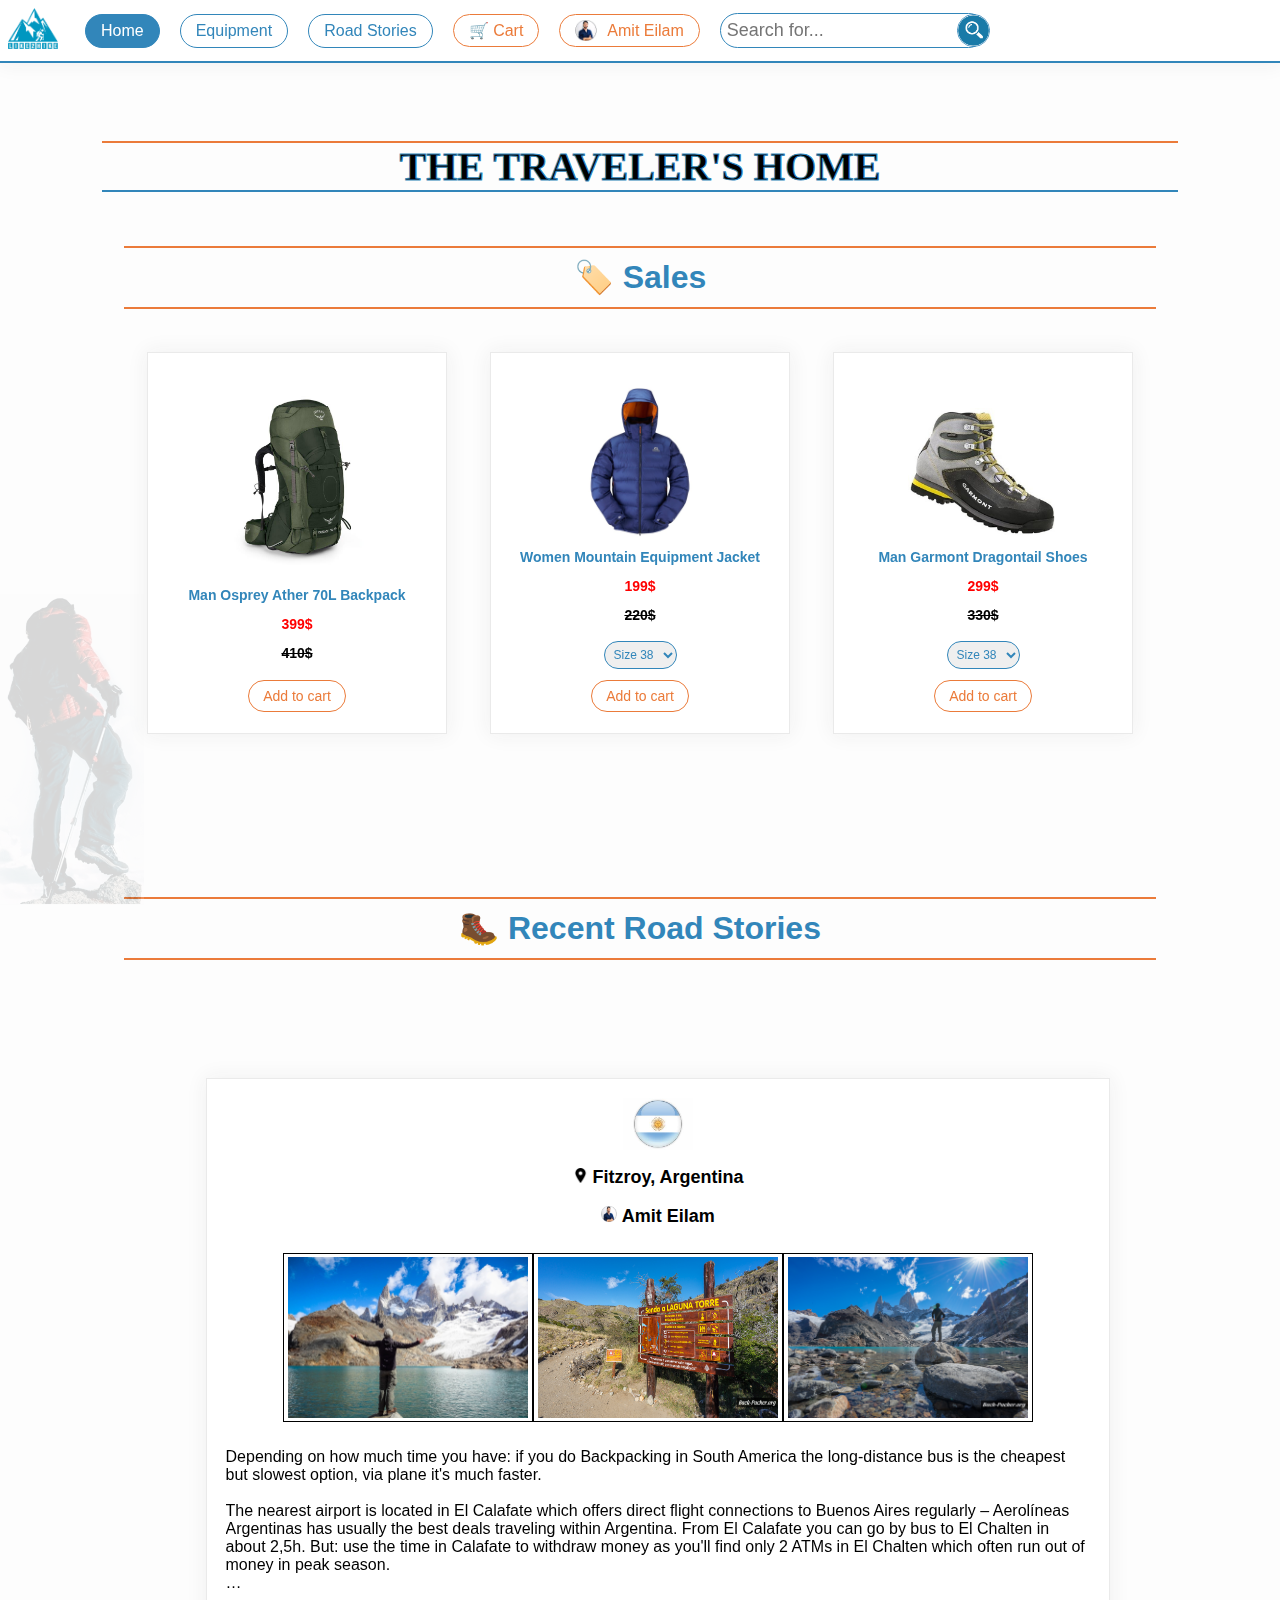
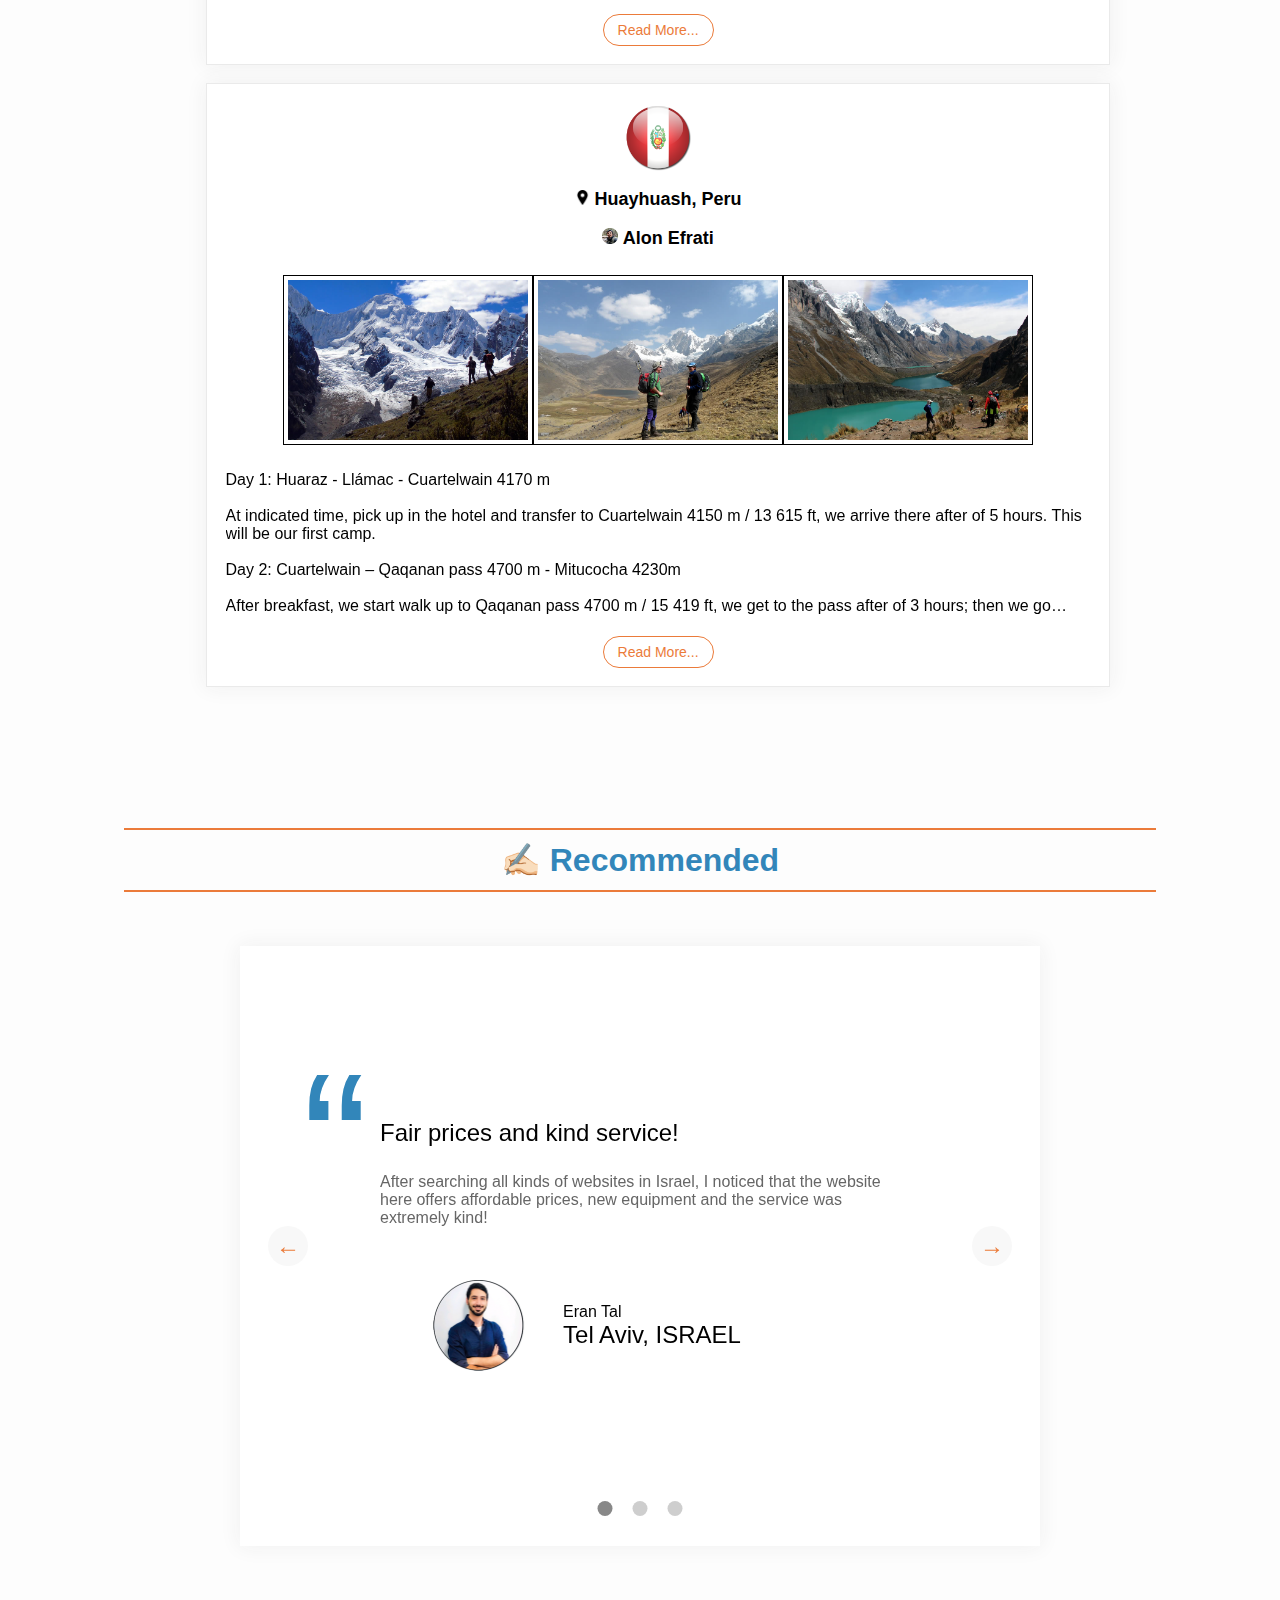
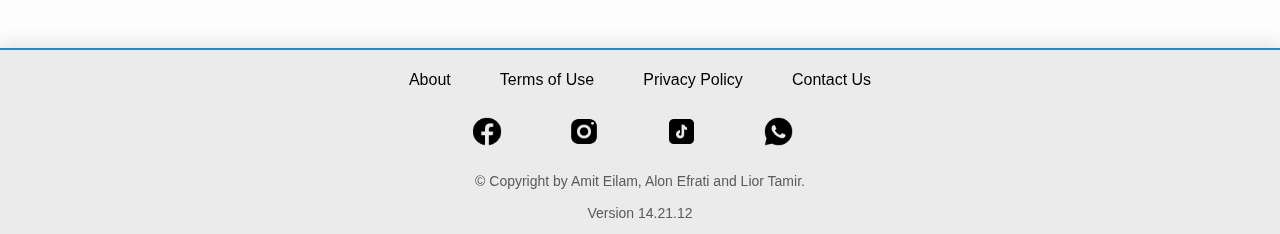
<file: index.html>
<!DOCTYPE html>
<html lang="en">
  <head>
    <meta charset="UTF-8" />
    <meta http-equiv="X-UA-Compatible" content="IE=edge" />
    <meta name="viewport" content="width=device-width, initial-scale=1.0" />
    <link rel="shortcut icon" type="img/png" href="img/Like2Hike-1T.png" />
    <link rel="stylesheet" href="css/default.css" />
    <link rel="stylesheet" href="css/header.css" />
    <link rel="stylesheet" href="css/sales_and_road_stories.css" />
    <link rel="stylesheet" href="css/slider.css" />
    <link rel="stylesheet" href="css/equipment.css" />
    <link rel="stylesheet" href="css/modal.css" />
    <link rel="stylesheet" href="css/footer.css" />
    <link rel="stylesheet" href="css/responsive.css" />

    <title>Like2Hike</title>
  </head>
  <body>
    <header>
      <nav class="navbar">
        <div class="logo">
          <img class="img img-logo" src="img/Like2Hike-1T.png" alt="logo" />
        </div>
        <div class="logo-hamburger">
          <img class="hamburger" src="img/Hamburger_icon.png" alt="logo" />
        </div>
        <ul class="nav-ul">
          <li class="nav-li">
            <a class="nav-a nav-home active" href="index.html">Home</a>
          </li>
          <li class="nav-li">
            <a class="nav-a nav-equipment" href="includes/equipment.html"
              >Equipment</a
            >
          </li>
          <li class="nav-li">
            <a class="nav-a nav-road_stories" href="includes/road_stories.html"
              >Road Stories</a
            >
          </li>
        </ul>
        <ul class="nav-ul-user">
          <li class="nav-li-user tooltip-popup">
            <a class="nav-a-user cart" href="#">🛒 Cart</a>
            <span class="tooltiptext-popup">Added to cart!</span>
          </li>
          <li class="nav-li-user">
            <a class="nav-a-user user" href="includes/profile.html"
              ><img class="user-img" src="img/user.png" />Amit Eilam</a
            >
          </li>
        </ul>
        <form class="search tooltip">
          <input type="text" placeholder="Search for..." />
          <img class="search-img" src="img/search.png" alt="search" />
          <span class="tooltiptext">לא מומש</span>
        </form>
      </nav>
    </header>
    <main>
      <section class="sales">
        <h1 class="main-title">The traveler's home</h1>
        <h1 class="sales-title">🏷️ Sales</h1>
        <div class="sales-items">
          <div class="sales-item">
            <img src="img/backpack1.jpeg" alt="backpack1" />
            <h2 class="sales-item-title">Man Osprey Ather 70L Backpack</h2>
            <h3 class="sales-item-price">
              399$
              <h3 class="sales-item-price-high">410$</h3>
            </h3>
            <button class="add-To">Add to cart</button>
          </div>
          <div class="sales-item">
            <img src="img/jacket2.jpeg" alt="jacket2" />
            <h2 class="sales-item-title">Women Mountain Equipment Jacket</h2>
            <h3 class="sales-item-price">
              199$
              <h3 class="sales-item-price-high">220$</h3>
            </h3>
            <select class="size-choose">
              <option>Size 38</option>
              <option>Size 39</option>
              <option>Size 40</option>
              <option>Size 41</option>
              <option>Size 42</option>
              <option>Size 43</option>
              <option>Size 44</option>
            </select>
            <button class="add-To">Add to cart</button>
          </div>
          <div class="sales-item">
            <img src="img/shoes1.jpeg" alt="shoes1" />
            <h2 class="sales-item-title">Man Garmont Dragontail Shoes</h2>
            <h3 class="sales-item-price">
              299$
              <h3 class="sales-item-price-high">330$</h3>
            </h3>
            <select class="size-choose">
              <option>Size 38</option>
              <option>Size 39</option>
              <option>Size 40</option>
              <option>Size 41</option>
              <option>Size 42</option>
              <option>Size 43</option>
              <option>Size 44</option>
            </select>
            <button class="add-To">Add to cart</button>
          </div>
        </div>
      </section>

      <section class="road_stories">
        <h1 class="road_stories-title">🥾 Recent Road Stories</h1>
        <section class="road_stories-items">
          <div class="road_stories-item">
            <img class="flag-img" src="img/argentina.jpeg" alt="argentina" />
            <h2 class="road_stories-item-title">
              <img class="location-img" src="img/location.png" /> Fitzroy,
              Argentina
            </h2>
            <h6 class="road_stories-item-autor">
              <img class="author-img" src="img/user.png" /> Amit Eilam
            </h6>
            <div class="road_stories-imgs">
              <img
                class="road_stories-img"
                src="img/fitz1.jpeg"
                alt="fitz-roy"
              />
              <img
                class="road_stories-img"
                src="img/fitz2.jpeg"
                alt="fitz-roy"
              />
              <img
                class="road_stories-img"
                src="img/fitz3.jpeg"
                alt="fitz-roy"
              />
            </div>
            <p class="road_stories-p road_stories-p1">
              Depending on how much time you have: if you do Backpacking in
              South America the long-distance bus is the cheapest but slowest
              option, via plane it's much faster.<br /><br />
              The nearest airport is located in El Calafate which offers direct
              flight connections to Buenos Aires regularly – Aerolíneas
              Argentinas has usually the best deals traveling within Argentina.
              From El Calafate you can go by bus to El Chalten in about 2,5h.
              But: use the time in Calafate to withdraw money as you'll find
              only 2 ATMs in El Chalten which often run out of money in peak
              season.<br /><br />
              The best time for trekking in El Chalten is in summer – the season
              starts in October and lasts until April. Before and after the
              season most hostels/hotels and restaurants are closed.<br /><br />
              You should definitely stay in the relaxed village of El Chaltén
              rather than the busy and more touristy El Calafate. Though the
              Internet connection is bad and most Hostels don't offer breakfast
              it is much more enjoyable and you're right at the starting point
              for all treks.<br /><br />
              I stayed at the Hostel Aylen Aike on my first visit and highly
              recommend it for budget travelers as the owner is awesome and
              loves helping you out in planning and organizing your treks or
              even climbs – the hostel offers small and big dorms and is nicely
              located.<br /><br />
              During my last visit I stayed at Lo de Guille, a family run B&B
              (one of the few places in El Chaltén which offers a basic
              breakfast). Very friendly staff & affordable prices, comes with a
              locked storage room (to use when you are trekking) and a kitchen
              for everyone to use.<br /><br />
              In case the Aylen Aike or Lo de Guille is booked out for your
              dates make sure to check out the other Hostels listed on
              Hostelworld or have a look at the El Chaltén overview page on
              Booking for other options such as B&B's and Hotels. I highly
              recommend booking in advance as spaces fill up quickly during the
              hiking season!<br /><br />
              This is an easy day hike where you don't have to be an experience
              hiker – take some sunscreen, water and food. After around 3h
              you'll be at the Laguna Torre.<br /><br />
              The starting point is located south-west of El Chalten next to the
              river Rio Fitz Roy. The trail is well marked and ascends smoothly
              from El Chaltén.<br /><br />
              After around 1h you'll arrive at the viewpoint “Mirador Torre”
              form where you are able to see the towers for the first time.
              Follow the trail downhill and through flat terrain following the
              signs “Laguna Torre” until you arrive at the lagoon.<br /><br />
              You made it – enjoy the view! From here you have 2 possibilities
              to get closer to the glacier: left across the gravel or right to
              the viewpoint “Mirador Meastri”.<br /><br />
              The most beautiful trail gets you close to the Monte Fitz Roy, the
              destination is called “Laguna de los Tres”. You should start at
              dawn in El Chalten to avoid the day tourists from Calafate. Be
              prepared as the trail is pretty tough at the end!<br /><br />
              The starting point can be found in the north-west of El Chalten
              and is hard to miss (big signs). From there the only way is up,
              after 1h you reach the viewpoint “Mirador Fitz Roy” (left hand
              side). Continue after a little break and follow the signs to the
              Camp “Poincenot”.<br /><br />
              After a flat section you'll arrive at the camp which you have to
              cross – then you cross some small rivers and get to the final and
              steepest part (use the chance to fill your water bottle at the
              river). Follow the steep trail over huge rocks up to the
              lagoon.<br /><br />
              Isn't it beautiful up here? Enjoy the view and use the chance to
              go to the small hill left hand side of the “Laguna de los Tres” to
              see another lagoon: the “Laguna Sucia”!<br /><br />
              Due to the well marked hiking trails you can easily connect both
              treks to a multi-day itinerary with camping.<br /><br />
              Day 1: Follow the instruction in 4) and leave your equipment at
              the Camp Poincenot before heading up to Laguna de los Tres, enjoy
              your day up there and spend the night at the camp.<br /><br />
              Day 2: Take it easy in the morning and head in the direction of El
              Chalten, shortly afterwards you'll get to a junction which you
              have to follow right to “Laguna Torre”. The distance to Laguna
              Torre is about 7km, easy doable in around 2h – the trail leads you
              through flat terrain passing Laguna Madre, Laguna Hija and Laguna
              Nieta. At the next big junction you keep right and arrive at
              Laguna Torre at lunch.<br /><br />
              If you want you can extend for a 3rd day by camping at the nearby
              Camp “De Agostini” – or you head back to El Chalten (3h).
            </p>
            <button class="read-more read-more1">Read More...</button>
          </div>
          <div class="road_stories-item">
            <img class="flag-img" src="img/peru.png" alt="peru" />
            <h2 class="road_stories-item-title">
              <img class="location-img" src="img/location.png" /> Huayhuash,
              Peru
            </h2>
            <h6 class="road_stories-item-autor">
              <img class="author-img" src="img/user2.png" /> Alon Efrati
            </h6>
            <div class="road_stories-imgs">
              <img
                class="road_stories-img"
                src="img/Huayhuash1.jpeg"
                alt="Huayhuash"
              />
              <img
                class="road_stories-img"
                src="img/Huayhuash2.jpeg"
                alt="Huayhuash"
              />
              <img
                class="road_stories-img"
                src="img/Huayhuash3.jpeg"
                alt="Huayhuash"
              />
            </div>
            <p class="road_stories-p road_stories-p2">
              Day 1: Huaraz - Llámac - Cuartelwain 4170 m<br /><br />At
              indicated time, pick up in the hotel and transfer to Cuartelwain
              4150 m / 13 615 ft, we arrive there after of 5 hours. This will be
              our first camp.<br /><br />
              Day 2: Cuartelwain – Qaqanan pass 4700 m - Mitucocha 4230m
              <br /><br />After breakfast, we start walk up to Qaqanan pass 4700
              m / 15 419 ft, we get to the pass after of 3 hours; then we go
              down to the East side of Cordillera Huayhuash, after to have
              walked 2 hours more we get to the next campsite on the shores of
              Mitucocha lake 4250 m / 13 944 ft; below of Hirishanca and Rondoy
              mounts.<br /><br />Day 3: Mitucocha - Carhuac pass 4650 m -
              Carhuacocha 4138 m<br /><br />At indicated time we take the trail
              to Carhuac pass 4650 m / 15 256 ft. where we get after of 2.5
              hours, from this pass we have a nice view of Yerupaja chico,
              Yerupaja and Siula mounts; then we walk down 2 hours more to get
              to Carhuacocha lake 4150 m / 13 615 ft, where we set up our tents
              on its shores.<br /><br />Day 4: Carhuacocha - Siula pass 4850 m -
              Huayhuash 4330 m<br /><br />
              This day we depart early for Siula pass 4850 m / 15912 ft, we walk
              along the shores of Carhuacocha lake, on the way we visit Three
              lakes (Qanrajancacocha, Siulacocha and Quesillococha), we always
              will have the view of Hirishanca chico, Yerupaja and Siula mounts;
              after of 4 hours we reach the pass, from this point we have a
              panorama of the most snow covered peaks of East side of Cordillera
              Huayhuash specially of Siula mountain. After resting and having
              taken the photos we walk down to Huayhuash campsite 4300m / 14 108
              ft, where arrive after of 3 hours more.<br /><br />Day 5:
              Huayhuash – Portachuelo pass 4750 m - Viconga 4400 m<br /><br />At
              indicated time after breakfast we depart for Portachuelo pass 4750
              m / 15 584 ft, we get to the pass after of 2 hours, this pass is
              the boundary between the Cordillera Huayhuash and the Cordillera
              Raura; from the oass we walk down among Ichus (grass plant that
              lives over 4000 m / 13 123 ft in the Andes), on the way is
              possible to see llamas and alpacas (Andean camels); we pass near
              to Viconga lake and we get to our campsite after of 2 hours more,
              our campsite will be located at 4400 m / 14 436 ft, near to the
              hot springs.<br /><br />Day 6: Viconga - Cuyoc pass 5000 m -
              Guanacpatay (Elefante pampa) 4450 m<br /><br />We head to the
              highest pass, Cuyoc 5000 m / 16 4040 ft, we get there after of 3
              hours, this pass is located between Cuyoc and Pumarinri mounts,
              from this point we have nice views of Cordillera Raura and part of
              Cordillera Huayhuash too. From the pass we descend to Guanacpatay
              valley and we set our campsite at 4400 m / 14 436 ft, after to
              have walked down around 1.5 hours.<br /><br />Day 7: Guanacpatay –
              San Antonio Pass 4990 m – Cutatambo 4250 m<br /><br />After
              breakfast we depart for San Antonio, a viewpoint located at 5000 m
              / 16 404 ft, we get to that point after of 2.5 hours, this point
              is unique, because from there we have the nicest views of
              Carnicero, Jurao, Siula Grande and Yerupaja mounts as well as
              Jurao and Siulacocha lakes. After resting and having taken the
              photos, we go down to Cutatambo valley 4250m / 13 944 ft, our next
              campsite where we get there after of 2 hours more.<br /><br />Day
              8: Cutatambo, visit the base camp and glaciar of Siula Grande
              mount, route of Joe Simpson.<br /><br />This day we depart for
              Gran Vista viewpoint 5000 m / 16 404 ft; on the way we visit the
              base camp and glacier of Siula Grande mount, made famous by Joe
              Sympson in his book “Touching the void”, and later made ​​into a
              film with the same name; we get to the viewpoint in 4 hours
              walking, after to have seen very close the famous mountain, walked
              around the lake near to the glacier and having taken the photos we
              return for the same path to the campsite.<br /><br />Day 9:
              Cutatambo - Huayllapa 3500 m<br /><br />At indicated time after
              breakfast we depart for Huayllapa village 3500 m / 11 483 ft, we
              take the path near to the river and walk down for around 3.5 hours
              through the valley of the same name among native trees and shrubs
              of the region, getting in Huayllapa we can get some sodas and
              beers.<br /><br />
            </p>
            <button class="read-more read-more2">Read More...</button>
          </div>
        </section>
      </section>
    </main>

    <section class="section section--hidden" id="section--3">
      <h1 class="road_stories-title">✍🏻 Recommended</h1>
      <div class="section__title section__title--testimonials"></div>

      <div class="slider">
        <div class="slide slide--1">
          <div class="testimonial">
            <h5 class="testimonial__header">Fair prices and kind service!</h5>
            <blockquote class="testimonial__text">
              After searching all kinds of websites in Israel, I noticed that
              the website here offers affordable prices, new equipment and the
              service was extremely kind!
            </blockquote>
            <address class="testimonial__author">
              <img src="img/user.png" alt="" class="testimonial__photo" />
              <h6 class="testimonial__name">Eran Tal</h6>
              <p class="testimonial__location">Tel Aviv, ISRAEL</p>
            </address>
          </div>
        </div>

        <div class="slide slide--2">
          <div class="testimonial">
            <h5 class="testimonial__header">
              Before you fly to your destination, read here!
            </h5>
            <blockquote class="testimonial__text">
              Before the big trip, I read here travel stories about treks I
              should do at my destination. I used all the tips listed here.
              There is no doubt that it changed my trip! Highly recommend.
            </blockquote>
            <address class="testimonial__author">
              <img src="img/user2.png" alt="" class="testimonial__photo" />
              <h6 class="testimonial__name">Moshe Levi</h6>
              <p class="testimonial__location">Hifa, Israel</p>
            </address>
          </div>
        </div>

        <div class="slide slide--3">
          <div class="testimonial">
            <h5 class="testimonial__header">Finally great customer service</h5>
            <blockquote class="testimonial__text">
              I came to the store to buy equipment for a big trip abroad. After
              many recommendations and superior service, I purchased additional
              equipment through the site. The equipment arrived quickly, and in
              a complete form. Excellent service as always.
            </blockquote>
            <address class="testimonial__author">
              <img src="img/user3.png" alt="" class="testimonial__photo" />
              <h6 class="testimonial__name">David Cohen</h6>
              <p class="testimonial__location">Jerusalem, ISRAEL</p>
            </address>
          </div>
        </div>

        <button class="slider__btn slider__btn--left">&larr;</button>
        <button class="slider__btn slider__btn--right">&rarr;</button>
        <div class="dots"></div>
      </div>
    </section>

    <div class="modal hidden">
      <button class="btn--close-modal">&times;</button>
      <h2 class="modal__header">Your cart is empty!</h2>
      <div class="cart_items"></div>
      <p class="final-price-title hidden">Your final price:</p>
      <p class="final-price"></p>
      <a
        class="purchase-btn hidden"
        target="_blank"
        href="includes/purchase.html"
      >
        Continue to purchase &rarr;
      </a>
      <a class="purchase-btn empty hidden" href="#"> Empty your cart &rarr; </a>
    </div>
    <div class="overlay hidden"></div>

    <footer class="footer">
      <ul class="footer__nav">
        <li class="footer__item tooltip">
          <a class="footer__link" href="#">About</a
          ><span class="tooltiptext">לא מומש</span>
        </li>
        <li class="footer__item tooltip">
          <a class="footer__link" href="#">Terms of Use</a
          ><span class="tooltiptext">לא מומש</span>
        </li>
        <li class="footer__item tooltip">
          <a class="footer__link" href="#">Privacy Policy</a
          ><span class="tooltiptext">לא מומש</span>
        </li>
        <li class="footer__item tooltip">
          <a class="footer__link" href="#">Contact Us</a
          ><span class="tooltiptext">לא מומש</span>
        </li>
      </ul>
      <div class="icons">
        <div class="footer-icons tooltip">
          <img src="img/icon1.png" alt="Logo" class="footer__logo" />
          <span class="tooltiptext">לא מומש</span>
        </div>
        <div class="footer-icons tooltip">
          <img src="img/icon2.png" alt="Logo" class="footer__logo" />
          <span class="tooltiptext">לא מומש</span>
        </div>
        <div class="footer-icons tooltip">
          <img src="img/icon3.png" alt="Logo" class="footer__logo" />
          <span class="tooltiptext">לא מומש</span>
        </div>
        <div class="footer-icons tooltip">
          <img src="img/icon4.png" alt="Logo" class="footer__logo" />
          <span class="tooltiptext">לא מומש</span>
        </div>
      </div>
      <p class="footer__copyright">
        &copy; Copyright by Amit Eilam, Alon Efrati and Lior Tamir.<br /><br />
        <a class="footer__copyright">Version 14.21.12</a>
      </p>
    </footer>
    <div class="background">
      <img class="background-img" src="img/background.png" alt="background" />
    </div>
    <script src="js/app.js"></script>
    <script src="js/read_more_home.js"></script>
    <script src="js/slider.js"></script>
    <script src="js/add_to_cart.js"></script>
    <script src="js/modal.js"></script>
  </body>
</html>
</file>
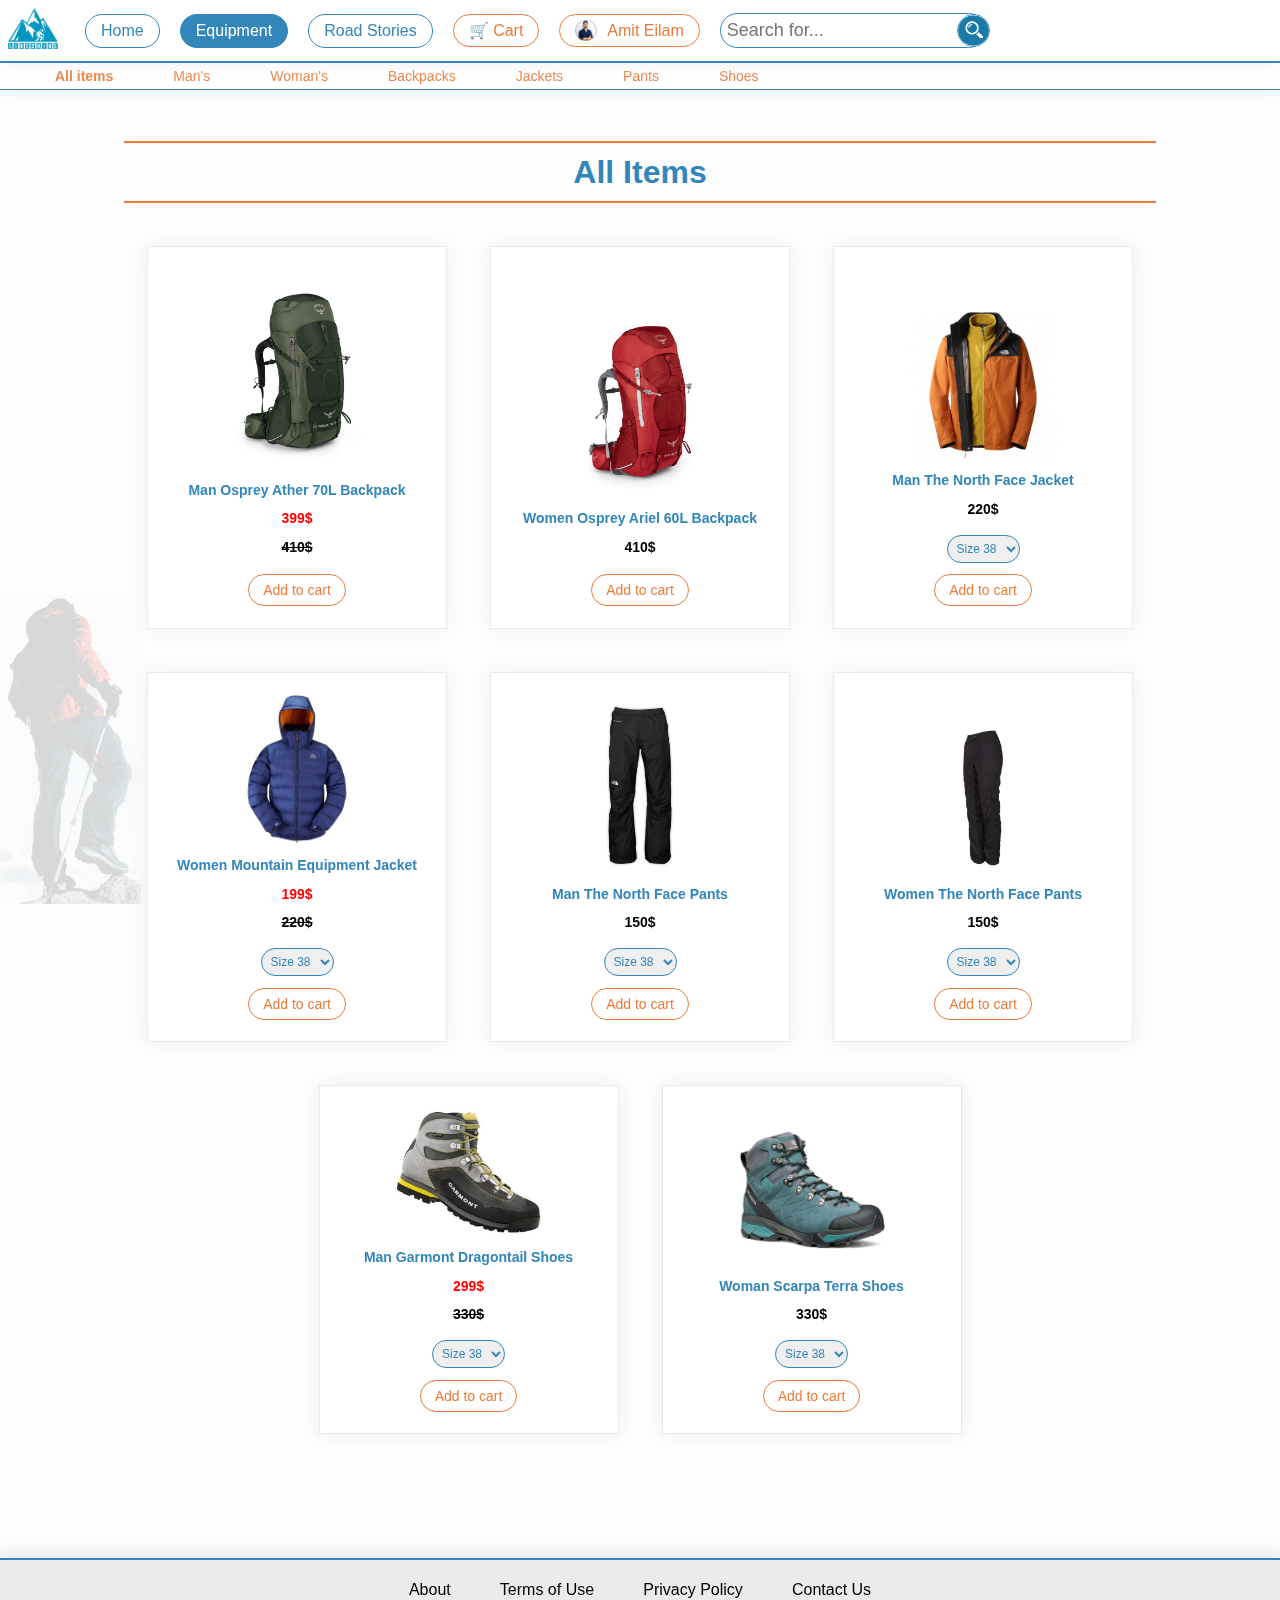
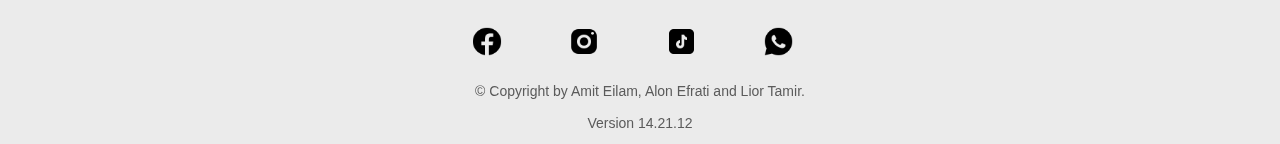
<file: includes/equipment.html>
<!DOCTYPE html>
<html lang="en">

<head>
  <meta charset="UTF-8" />
  <meta http-equiv="X-UA-Compatible" content="IE=edge" />
  <meta name="viewport" content="width=device-width, initial-scale=1.0" />
  <link rel="shortcut icon" type="img/png" href="../img/Like2Hike-1T.png" />
  <link rel="stylesheet" href="../css/default.css" />
  <link rel="stylesheet" href="../css/header.css" />
  <link rel="stylesheet" href="../css/sales_and_road_stories.css" />
  <link rel="stylesheet" href="../css/slider.css" />
  <link rel="stylesheet" href="../css/equipment.css" />
  <link rel="stylesheet" href="../css/modal.css" />
  <link rel="stylesheet" href="../css/footer.css" />
  <link rel="stylesheet" href="../css/responsive.css" />
  <title>Like2Hike</title>
</head>

<body>
  <header>
    <nav class="navbar">
      <div class="logo">
        <img class="img img-logo" src="../img/Like2Hike-1T.png" alt="logo" />
      </div>
      <div class="logo-hamburger">
        <img class="hamburger" src="../img/Hamburger_icon.png" alt="logo" />
      </div>
      <ul class="nav-ul">
        <li class="nav-li">
          <a class="nav-a nav-home" href="../index.html">Home</a>
        </li>
        <li class="nav-li">
          <a class="nav-a nav-equipment active" href="equipment.html">Equipment</a>
        </li>
        <li class="nav-li">
          <a class="nav-a nav-road_stories" href="road_stories.html">Road Stories</a>
        </li>
      </ul>
      <ul class="nav-ul-user">
        <li class="nav-li-user tooltip-popup">
          <a class="nav-a-user cart" href="#">🛒 Cart</a><span class="tooltiptext-popup">Added to cart!</span>
        </li>
        <li class="nav-li-user">
          <a class="nav-a-user user" href="profile.html"><img class="user-img" src="../img/user.png" />Amit Eilam</a>
        </li>
      </ul>
      <form class="search tooltip">
        <input type="text" placeholder="Search for..." />
        <img class="search-img" src="../img/search.png" alt="search" />
        <span class="tooltiptext">לא מומש</span>
      </form>
    </nav>
    <nav class="sales-navbar">
      <ul class="sales-ul">
        <li class="sales-li">
          <a class="sales-a click-all active-text" href="#">All items</a>
        </li>
        <li class="sales-li">
          <a class="sales-a click-man" href="#">Man's</a>
        </li>
        <li class="sales-li">
          <a class="sales-a click-women" href="#">Woman's</a>
        </li>
        <li class="sales-li">
          <a class="sales-a click-backpacks" href="#">Backpacks</a>
        </li>
        <li class="sales-li">
          <a class="sales-a click-jackets" href="#">Jackets</a>
        </li>
        <li class="sales-li">
          <a class="sales-a click-pants" href="#">Pants</a>
        </li>
        <li class="sales-li">
          <a class="sales-a click-shoes" href="#">Shoes</a>
        </li>
      </ul>
    </nav>
  </header>
  <main>
    <section class="sales">
      <h1 class="sales-title">All Items</h1>
      <div class="sales-items">
        <div class="sales-item man backpacks">
          <img src="../img/backpack1.jpeg" alt="backpack1" />
          <h2 class="sales-item-title">Man Osprey Ather 70L Backpack</h2>
          <h3 class="sales-item-price">
            399$
            <h3 class="sales-item-price-high">410$</h3>
          </h3>
          <button class="add-To">Add to cart</button>
        </div>
        <div class="sales-item women backpacks">
          <img src="../img/backpack2.jpeg" alt="backpack2" />
          <h2 class="sales-item-title">Women Osprey Ariel 60L Backpack</h2>
          <h3 class="sales-item-price-regular">410$</h3>
          <button class="add-To">Add to cart</button>
        </div>
        <div class="sales-item man jackets">
          <img src="../img/jacket1.jpeg" alt="jacket1" />
          <h2 class="sales-item-title">Man The North Face Jacket</h2>
          <h3 class="sales-item-price-regular">220$</h3>
          <select class="size-choose">
            <option>Size 38</option>
            <option>Size 39</option>
            <option>Size 40</option>
            <option>Size 41</option>
            <option>Size 42</option>
            <option>Size 43</option>
            <option>Size 44</option>
          </select>
          <button class="add-To">Add to cart</button>
        </div>
        <div class="sales-item women jackets">
          <img src="../img/jacket2.jpeg" alt="jacket2" />
          <h2 class="sales-item-title">Women Mountain Equipment Jacket</h2>
          <h3 class="sales-item-price">
            199$
            <h3 class="sales-item-price-high">220$</h3>
          </h3>
          <select class="size-choose">
            <option>Size 38</option>
            <option>Size 39</option>
            <option>Size 40</option>
            <option>Size 41</option>
            <option>Size 42</option>
            <option>Size 43</option>
            <option>Size 44</option>
          </select>
          <button class="add-To">Add to cart</button>
        </div>
        <div class="sales-item man pants">
          <img src="../img/pants1.webp" alt="pants1" />
          <h2 class="sales-item-title">Man The North Face Pants</h2>
          <h3 class="sales-item-price-regular">150$</h3>
          <select class="size-choose">
            <option>Size 38</option>
            <option>Size 39</option>
            <option>Size 40</option>
            <option>Size 41</option>
            <option>Size 42</option>
            <option>Size 43</option>
            <option>Size 44</option>
          </select>
          <button class="add-To">Add to cart</button>
        </div>
        <div class="sales-item women pants">
          <img src="../img/pants2.jpeg" alt="pants2" />
          <h2 class="sales-item-title">Women The North Face Pants</h2>
          <h3 class="sales-item-price-regular">150$</h3>
          <select class="size-choose">
            <option>Size 38</option>
            <option>Size 39</option>
            <option>Size 40</option>
            <option>Size 41</option>
            <option>Size 42</option>
            <option>Size 43</option>
            <option>Size 44</option>
          </select>
          <button class="add-To">Add to cart</button>
        </div>
        <div class="sales-item man shoes">
          <img src="../img/shoes1.jpeg" alt="shoes1" />
          <h2 class="sales-item-title">Man Garmont Dragontail Shoes</h2>
          <h3 class="sales-item-price">
            299$
            <h3 class="sales-item-price-high">330$</h3>
            <select class="size-choose">
              <option>Size 38</option>
              <option>Size 39</option>
              <option>Size 40</option>
              <option>Size 41</option>
              <option>Size 42</option>
              <option>Size 43</option>
              <option>Size 44</option>
            </select>
          </h3>
          <button class="add-To">Add to cart</button>
        </div>
        <div class="sales-item women shoes">
          <img src="../img/shoes2.jpeg" alt="shoes2" />
          <h2 class="sales-item-title">Woman Scarpa Terra Shoes</h2>
          <h3 class="sales-item-price-regular">330$</h3>
          <select class="size-choose">
            <option>Size 38</option>
            <option>Size 39</option>
            <option>Size 40</option>
            <option>Size 41</option>
            <option>Size 42</option>
            <option>Size 43</option>
            <option>Size 44</option>
          </select>
          <button class="add-To">Add to cart</button>
        </div>
      </div>
    </section>
  </main>

  <div class="modal hidden">
    <button class="btn--close-modal">&times;</button>
    <h2 class="modal__header">Your cart is empty!</h2>
    <div class="cart_items"></div>
    <p class="final-price-title hidden">Your final price:</p>
    <p class="final-price"></p>
    <a class="purchase-btn hidden" href="purchase.html">
      Continue to purchase &rarr;
    </a>
    <a class="purchase-btn empty hidden" href="#"> Empty your cart &rarr; </a>
  </div>
  <div class="overlay hidden"></div>

  <footer class="footer">
    <ul class="footer__nav">
      <li class="footer__item tooltip">
        <a class="footer__link" href="#">About</a><span class="tooltiptext">לא מומש</span>
      </li>
      <li class="footer__item tooltip">
        <a class="footer__link" href="#">Terms of Use</a><span class="tooltiptext">לא מומש</span>
      </li>
      <li class="footer__item tooltip">
        <a class="footer__link" href="#">Privacy Policy</a><span class="tooltiptext">לא מומש</span>
      </li>
      <li class="footer__item tooltip">
        <a class="footer__link" href="#">Contact Us</a><span class="tooltiptext">לא מומש</span>
      </li>
    </ul>
    <div class="icons">
      <div class="footer-icons tooltip">
        <img src="../img/icon1.png" alt="Logo" class="footer__logo" />
        <span class="tooltiptext">לא מומש</span>
      </div>
      <div class="footer-icons tooltip">
        <img src="../img/icon2.png" alt="Logo" class="footer__logo" />
        <span class="tooltiptext">לא מומש</span>
      </div>
      <div class="footer-icons tooltip">
        <img src="../img/icon3.png" alt="Logo" class="footer__logo" />
        <span class="tooltiptext">לא מומש</span>
      </div>
      <div class="footer-icons tooltip">
        <img src="../img/icon4.png" alt="Logo" class="footer__logo" />
        <span class="tooltiptext">לא מומש</span>
      </div>
    </div>
    <p class="footer__copyright">
      &copy; Copyright by Amit Eilam, Alon Efrati and Lior Tamir.<br /><br />
      <a class="footer__copyright">Version 14.21.12</a>
    </p>
  </footer>
  <div class="background">
    <img class="background-img" src="../img/background.png" alt="background" />
  </div>
  <script src="../js/app.js"></script>
  <script src="../js/equipment_category.js"></script>
  <script src="../js/modal.js"></script>
  <script src="../js/add_to_cart.js"></script>
</body>

</html>
</file>
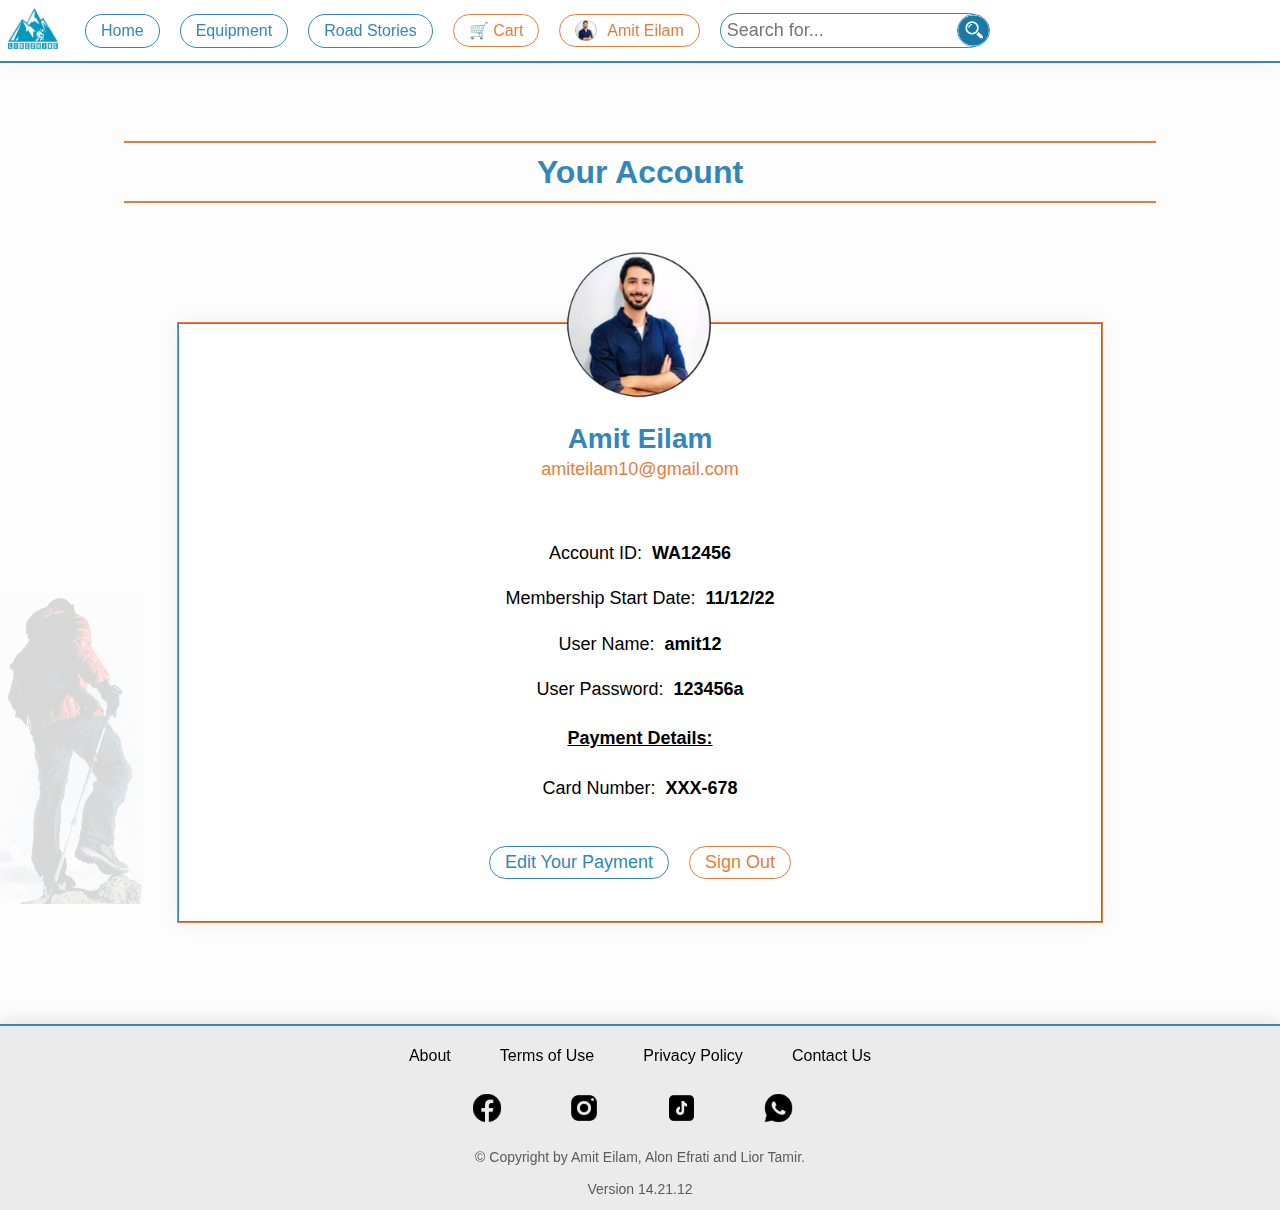
<file: includes/profile.html>
<!DOCTYPE html>
<html lang="en">
  <head>
    <meta charset="UTF-8" />
    <meta http-equiv="X-UA-Compatible" content="IE=edge" />
    <meta name="viewport" content="width=device-width, initial-scale=1.0" />
    <link rel="shortcut icon" type="img/png" href="../img/Like2Hike-1T.png" />
    <link rel="stylesheet" href="../css/default.css" />
    <link rel="stylesheet" href="../css/header.css" />
    <link rel="stylesheet" href="../css/sales_and_road_stories.css" />
    <link rel="stylesheet" href="../css/slider.css" />
    <link rel="stylesheet" href="../css/equipment.css" />
    <link rel="stylesheet" href="../css/modal.css" />
    <link rel="stylesheet" href="../css/footer.css" />
    <link rel="stylesheet" href="../css/responsive.css" />
    <link rel="stylesheet" href="../css/profile.css" />
    <link rel="stylesheet" href="../css/purchase.css" />
    <title>Like2Hike</title>
  </head>
  <body>
    <header>
      <nav class="navbar">
        <div class="logo">
          <img class="img img-logo" src="../img/Like2Hike-1T.png" alt="logo" />
        </div>
        <div class="logo-hamburger">
          <img class="hamburger" src="../img/Hamburger_icon.png" alt="logo" />
        </div>
        <ul class="nav-ul">
          <li class="nav-li">
            <a class="nav-a nav-home" href="../index.html">Home</a>
          </li>
          <li class="nav-li">
            <a class="nav-a nav-equipment" href="equipment.html">Equipment</a>
          </li>
          <li class="nav-li">
            <a class="nav-a nav-road_stories" href="road_stories.html"
              >Road Stories</a
            >
          </li>
        </ul>
        <ul class="nav-ul-user">
          <li class="nav-li-user">
            <a class="nav-a-user cart" href="#">🛒 Cart</a>
          </li>
          <li class="nav-li-user">
            <a class="nav-a-user user" href="profile.html"
              ><img class="user-img" src="../img/user.png" />Amit Eilam</a
            >
          </li>
        </ul>
        <form class="search tooltip">
          <input type="text" placeholder="Search for..." />
          <img class="search-img" src="../img/search.png" alt="search" />
          <span class="tooltiptext">לא מומש</span>
        </form>
      </nav>
    </header>
    <main>
      <section class="profile-account">
        <h1 class="profile-account-title">Your Account</h1>
        <div class="account-details">
          <img class="account-img" src="../img/user.png" alt="user-pic" />
          <h1 class="account-name">Amit Eilam</h1>
          <h3 class="account-email">amiteilam10@gmail.com</h3>
          <div class="details">
            <h1 class="account-ID">Account ID:</h1>
            <h3 class="account-ID-value">WA12456</h3>
          </div>
          <div class="details">
            <h1 class="account-date">Membership Start Date:</h1>
            <h3 class="account-date-value">11/12/22</h3>
          </div>
          <div class="details">
            <h1 class="account-user-id">User Name:</h1>
            <h3 class="account-user-id-value">amit12</h3>
          </div>
          <div class="details">
            <h1 class="account-user-password">User Password:</h1>
            <h3 class="account-password-value">123456a</h3>
          </div>
          <h1 class="payment-title">Payment Details:</h1>
          <div class="details hide hidden">
            <h1 class="account-owner">Card Owner:</h1>
            <h3 class="account-owner-value">Amit Eilam</h3>
            <div class="input-valid">
              <input
                class="edit-field edit-name"
                type="text"
                placeholder="type new owner.."
                maxlength="24"
              />
              <p class="alert-profile alert-name hidden">*Only A-Z!</p>
            </div>
          </div>
          <div class="details">
            <h1 class="account-card">Card Number:</h1>
            <h3 class="account-card-value">1234-5678-1234-5678</h3>
            <h3 class="account-card-value-display hidden">
              1234-5678-1234-5678
            </h3>
            <div class="input-valid">
              <input
                class="edit-field edit-card hidden"
                type="password"
                placeholder="type new number.."
                maxlength="16"
              />
              <p class="alert-profile alert-card hidden">*Only 16 numbers!</p>
            </div>
          </div>
          <div class="details hide hidden">
            <h1 class="account-expire">Card Expire Date:</h1>
            <h3 class="account-expire-value">11/25</h3>
            <div class="input-valid">
              <input
                class="edit-field edit-date"
                type="text"
                placeholder="type new date.."
                maxlength="5"
              />
              <p class="alert-profile alert-date hidden">*Only 4 numbers!</p>
            </div>
          </div>
          <div class="details hide hidden">
            <h1 class="account-pin" type="password">Card Pin:</h1>
            <h3 class="account-pin-value">123</h3>
            <div class="input-valid">
              <input
                class="edit-field edit-pin"
                type="password"
                placeholder="type new pin.."
                maxlength="3"
              />
              <p class="alert-profile alert-pin hidden">*Only 3 numbers!</p>
            </div>
          </div>
          <div class="btns-account">
            <button class="btn-account edit">Edit Your Payment</button>
            <button class="btn-account cancel hidden">Cancel</button>
            <button class="btn-account sign-out tooltip">
              Sign Out<span class="tooltiptext">לא מומש</span>
            </button>
          </div>
        </div>
      </section>
    </main>

    <div class="modal hidden">
      <button class="btn--close-modal">&times;</button>
      <h2 class="modal__header">Your cart is empty!</h2>
      <div class="cart_items"></div>
      <p class="final-price-title hidden">Your final price:</p>
      <p class="final-price"></p>
      <a class="purchase-btn hidden" href="purchase.html">
        Continue to purchase &rarr;
      </a>
      <a class="purchase-btn empty hidden" href="#"> Empty your cart &rarr; </a>
    </div>
    <div class="overlay hidden"></div>

    <footer class="footer">
      <ul class="footer__nav">
        <li class="footer__item tooltip">
          <a class="footer__link" href="#">About</a
          ><span class="tooltiptext">לא מומש</span>
        </li>
        <li class="footer__item tooltip">
          <a class="footer__link" href="#">Terms of Use</a
          ><span class="tooltiptext">לא מומש</span>
        </li>
        <li class="footer__item tooltip">
          <a class="footer__link" href="#">Privacy Policy</a
          ><span class="tooltiptext">לא מומש</span>
        </li>
        <li class="footer__item tooltip">
          <a class="footer__link" href="#">Contact Us</a
          ><span class="tooltiptext">לא מומש</span>
        </li>
      </ul>
      <div class="icons">
        <div class="footer-icons tooltip">
          <img src="../img/icon1.png" alt="Logo" class="footer__logo" />
          <span class="tooltiptext">לא מומש</span>
        </div>
        <div class="footer-icons tooltip">
          <img src="../img/icon2.png" alt="Logo" class="footer__logo" />
          <span class="tooltiptext">לא מומש</span>
        </div>
        <div class="footer-icons tooltip">
          <img src="../img/icon3.png" alt="Logo" class="footer__logo" />
          <span class="tooltiptext">לא מומש</span>
        </div>
        <div class="footer-icons tooltip">
          <img src="../img/icon4.png" alt="Logo" class="footer__logo" />
          <span class="tooltiptext">לא מומש</span>
        </div>
      </div>
      <p class="footer__copyright">
        &copy; Copyright by Amit Eilam, Alon Efrati and Lior Tamir.<br /><br />
        <a class="footer__copyright">Version 14.21.12</a>
      </p>
    </footer>
    <div class="background">
      <img
        class="background-img"
        src="../img/background.png"
        alt="background"
      />
    </div>
    <script src="https://code.jquery.com/jquery-3.6.1.min.js"></script>
    <script src="../js/app.js"></script>
    <script src="../js/modal.js"></script>
    <script src="../js/profile.js"></script>
  </body>
</html>
</file>
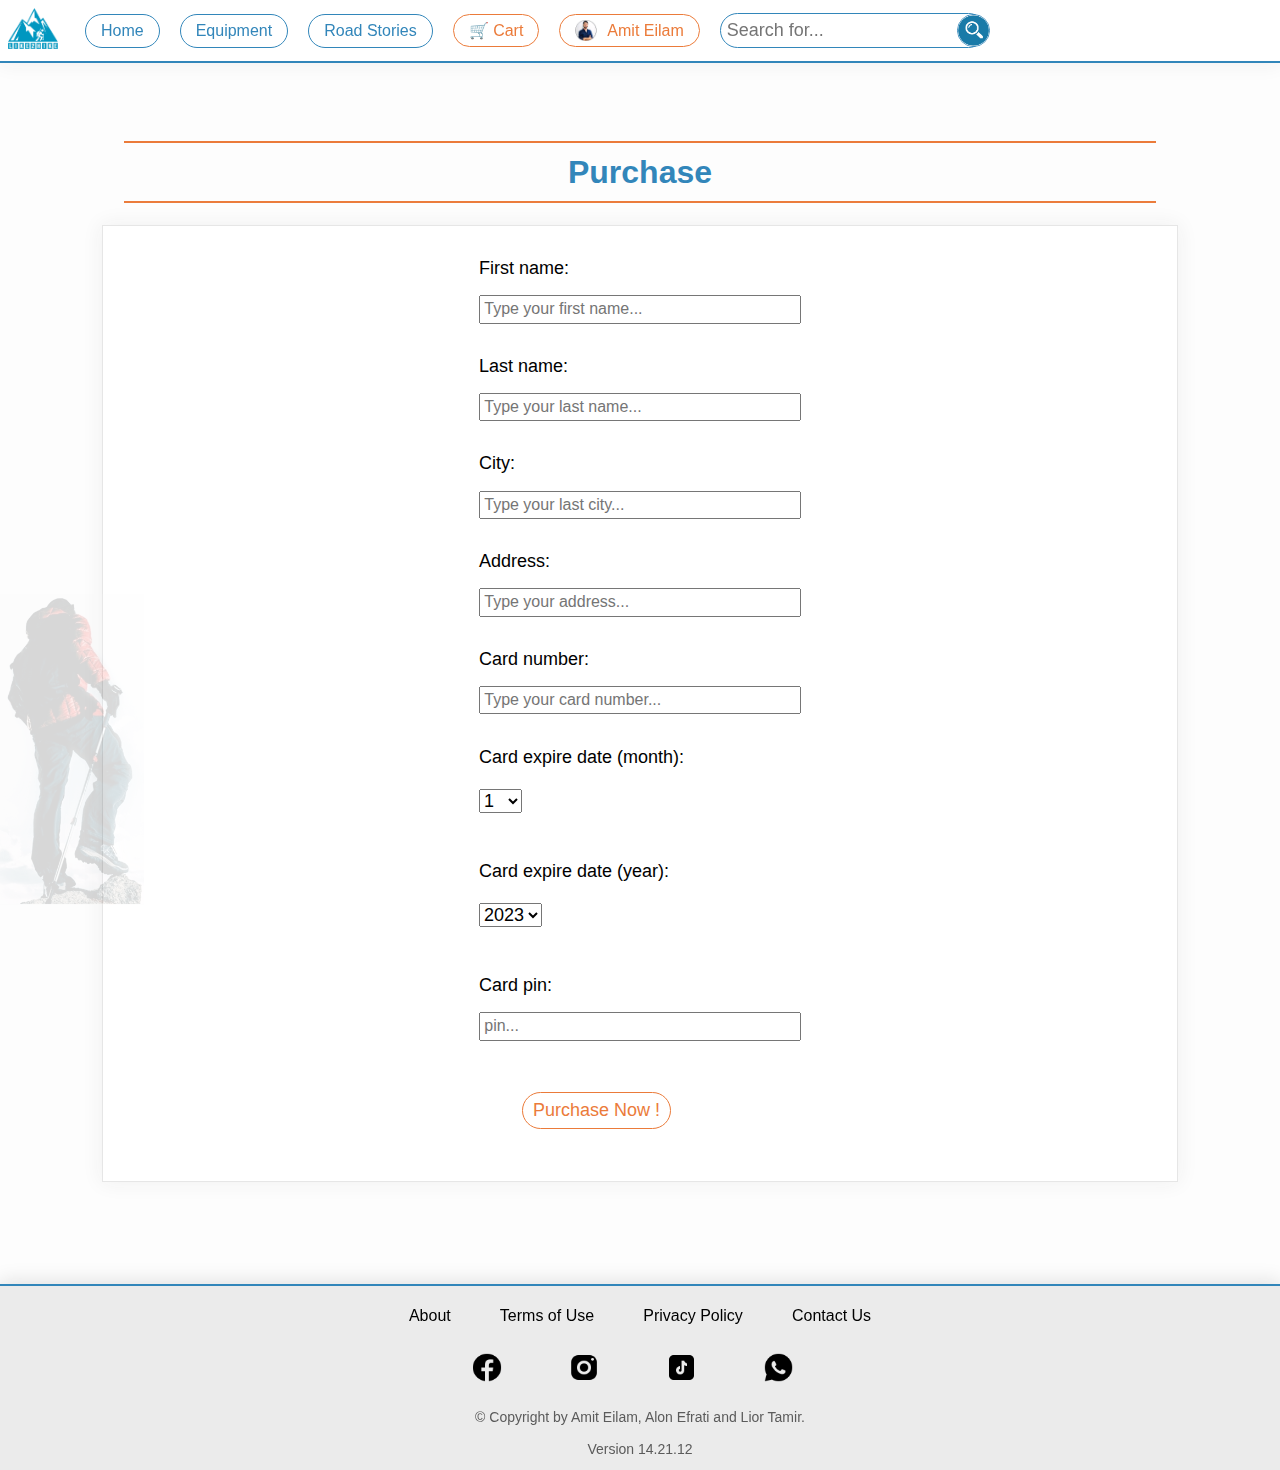
<file: includes/purchase.html>
<!DOCTYPE html>
<html lang="en">
  <head>
    <meta charset="UTF-8" />
    <meta http-equiv="X-UA-Compatible" content="IE=edge" />
    <meta name="viewport" content="width=device-width, initial-scale=1.0" />
    <link rel="shortcut icon" type="img/png" href="../img/Like2Hike-1T.png" />
    <link rel="stylesheet" href="../css/default.css" />
    <link rel="stylesheet" href="../css/header.css" />
    <link rel="stylesheet" href="../css/sales_and_road_stories.css" />
    <link rel="stylesheet" href="../css/slider.css" />
    <link rel="stylesheet" href="../css/equipment.css" />
    <link rel="stylesheet" href="../css/modal.css" />
    <link rel="stylesheet" href="../css/footer.css" />
    <link rel="stylesheet" href="../css/responsive.css" />
    <link rel="stylesheet" href="../css/purchase.css" />
    <title>Like2Hike</title>
  </head>
  <body>
    <header>
      <nav class="navbar">
        <div class="logo">
          <img class="img img-logo" src="../img/Like2Hike-1T.png" alt="logo" />
        </div>
        <div class="logo-hamburger">
          <img class="hamburger" src="../img/Hamburger_icon.png" alt="logo" />
        </div>
        <ul class="nav-ul">
          <li class="nav-li">
            <a class="nav-a nav-home" href="../index.html">Home</a>
          </li>
          <li class="nav-li">
            <a class="nav-a nav-equipment" href="equipment.html">Equipment</a>
          </li>
          <li class="nav-li">
            <a class="nav-a nav-road_stories" href="road_stories.html"
              >Road Stories</a
            >
          </li>
        </ul>
        <ul class="nav-ul-user">
          <li class="nav-li-user">
            <a class="nav-a-user cart" href="#">🛒 Cart</a>
          </li>
          <li class="nav-li-user">
            <a class="nav-a-user user" href="profile.html"
              ><img class="user-img" src="../img/user.png" />Amit Eilam</a
            >
          </li>
        </ul>
        <form class="search tooltip">
          <input type="text" placeholder="Search for..." />
          <img class="search-img" src="../img/search.png" alt="search" />
          <span class="tooltiptext">לא מומש</span>
        </form>
      </nav>
    </header>
    <main>
      <section class="purchase">
        <h1 class="purchase-title">Purchase</h1>
        <form class="purchase-list">
          <label class="form-lable" for="fname">First name:</label>
          <input
            class="form-input form-name"
            type="text"
            name="fname"
            placeholder="Type your first name..."
            maxlength="12"
          />
          <p class="alert-purchae name hidden">*Only A-Z!</p>
          <label class="form-lable" for="lname">Last name:</label>
          <input
            class="form-input form-last"
            type="text"
            name="lname"
            placeholder="Type your last name..."
            maxlength="16"
          />
          <p class="alert-purchae last hidden">*Only A-Z!</p>
          <label class="form-lable" for="city">City:</label>
          <input
            class="form-input form-city"
            type="text"
            name="lname"
            placeholder="Type your last city..."
            maxlength="12"
          />
          <p class="alert-purchae city hidden">*Only A-Z!</p>
          <label class="form-lable" for="address">Address:</label>
          <input
            class="form-input form-address"
            type="text"
            name="lname"
            placeholder="Type your address..."
            maxlength="32"
          />
          <p class="alert-purchae address hidden">*Only A-Z and 0-9!</p>
          <label class="form-lable" for="pay">Card number:</label>
          <input
            class="form-input form-card"
            type="password"
            name="lname"
            placeholder="Type your card number..."
            maxlength="16"
          />
          <p class="alert-purchae card hidden">*Only 16 Numbers and 0-9!</p>
          <label class="form-lable" for="expire-month"
            >Card expire date (month):<br /><br /><select>
              <option>1</option>
              <option>2</option>
              <option>3</option>
              <option>4</option>
              <option>5</option>
              <option>6</option>
              <option>7</option>
              <option>8</option>
              <option>9</option>
              <option>10</option>
              <option>11</option>
              <option>12</option>
            </select></label
          >
          <label class="form-lable" for="expire-year"
            >Card expire date (year):<br /><br /><select>
              <option>2023</option>
              <option>2024</option>
              <option>2025</option>
              <option>2026</option>
              <option>2027</option>
              <option>2028</option>
              <option>2029</option>
              <option>2030</option>
            </select></label
          >
          <label class="form-lable" for="pin">Card pin:</label>
          <input
            class="form-input form-pin"
            type="password"
            name="lname"
            placeholder="pin..."
            maxlength="3"
          />
          <p class="alert-purchae pin hidden">*Only 3 Numbers and 0-9!</p>

          <div class="tooltip purchase-now">
            <input class="buy-btn" type="submit" value="Purchase Now !" />
            <span class="tooltiptext">לא מומש</span>
          </div>
        </form>
      </section>
    </main>

    <div class="modal hidden">
      <button class="btn--close-modal">&times;</button>
      <h2 class="modal__header">Your cart is empty!</h2>
      <div class="cart_items"></div>
      <p class="final-price-title hidden">Your final price:</p>
      <p class="final-price"></p>
      <a class="purchase-btn hidden" href="purchase.html">
        Continue to purchase &rarr;
      </a>
      <a class="purchase-btn empty hidden" href="#"> Empty your cart &rarr; </a>
    </div>
    <div class="overlay hidden"></div>

    <footer class="footer">
      <ul class="footer__nav">
        <li class="footer__item tooltip">
          <a class="footer__link" href="#">About</a
          ><span class="tooltiptext">לא מומש</span>
        </li>
        <li class="footer__item tooltip">
          <a class="footer__link" href="#">Terms of Use</a
          ><span class="tooltiptext">לא מומש</span>
        </li>
        <li class="footer__item tooltip">
          <a class="footer__link" href="#">Privacy Policy</a
          ><span class="tooltiptext">לא מומש</span>
        </li>
        <li class="footer__item tooltip">
          <a class="footer__link" href="#">Contact Us</a
          ><span class="tooltiptext">לא מומש</span>
        </li>
      </ul>
      <div class="icons">
        <div class="footer-icons tooltip">
          <img src="../img/icon1.png" alt="Logo" class="footer__logo" />
          <span class="tooltiptext">לא מומש</span>
        </div>
        <div class="footer-icons tooltip">
          <img src="../img/icon2.png" alt="Logo" class="footer__logo" />
          <span class="tooltiptext">לא מומש</span>
        </div>
        <div class="footer-icons tooltip">
          <img src="../img/icon3.png" alt="Logo" class="footer__logo" />
          <span class="tooltiptext">לא מומש</span>
        </div>
        <div class="footer-icons tooltip">
          <img src="../img/icon4.png" alt="Logo" class="footer__logo" />
          <span class="tooltiptext">לא מומש</span>
        </div>
      </div>
      <p class="footer__copyright">
        &copy; Copyright by Amit Eilam, Alon Efrati and Lior Tamir.<br /><br />
        <a class="footer__copyright">Version 14.21.12</a>
      </p>
    </footer>
    <div class="background">
      <img
        class="background-img"
        src="../img/background.png"
        alt="background"
      />
    </div>
    <script src="https://code.jquery.com/jquery-3.6.1.min.js"></script>
    <script src="../js/app.js"></script>
    <script src="../js/modal.js"></script>
    <script src="../js/purchase.js"></script>
  </body>
</html>
</file>
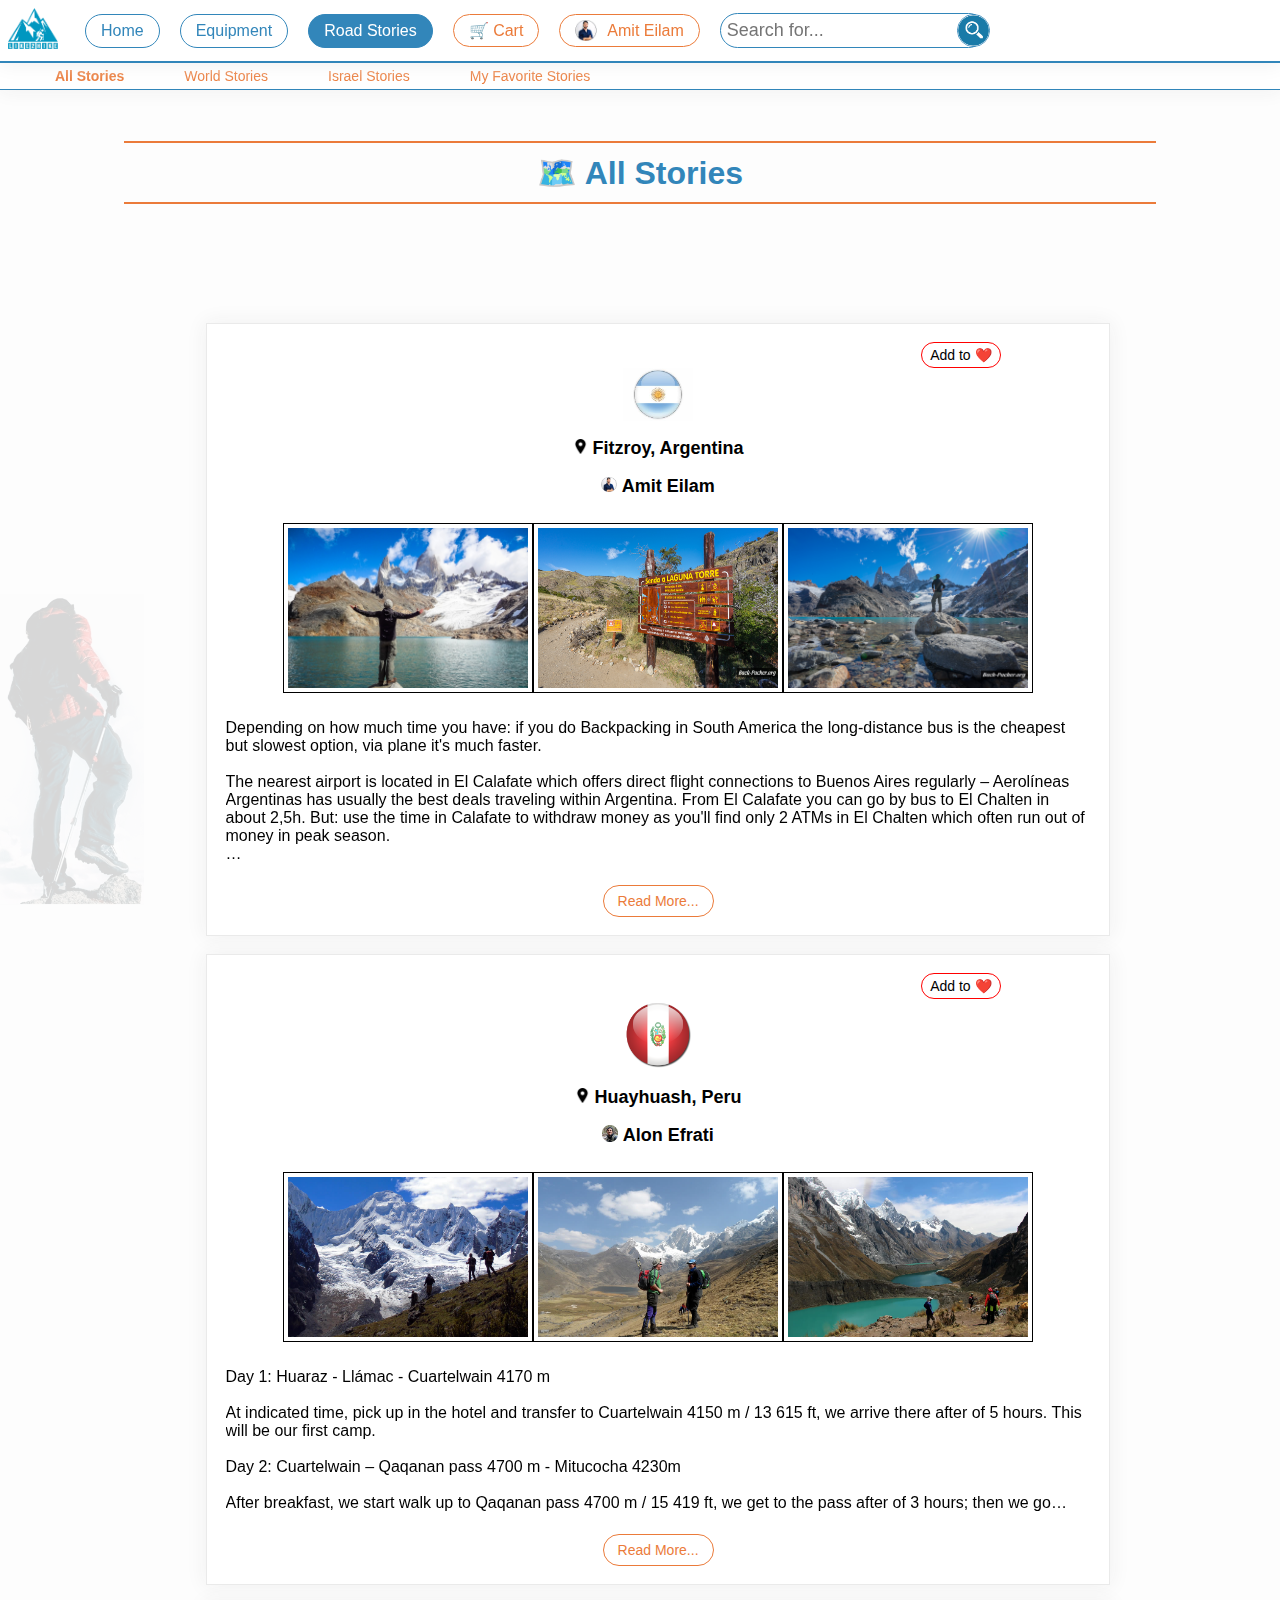
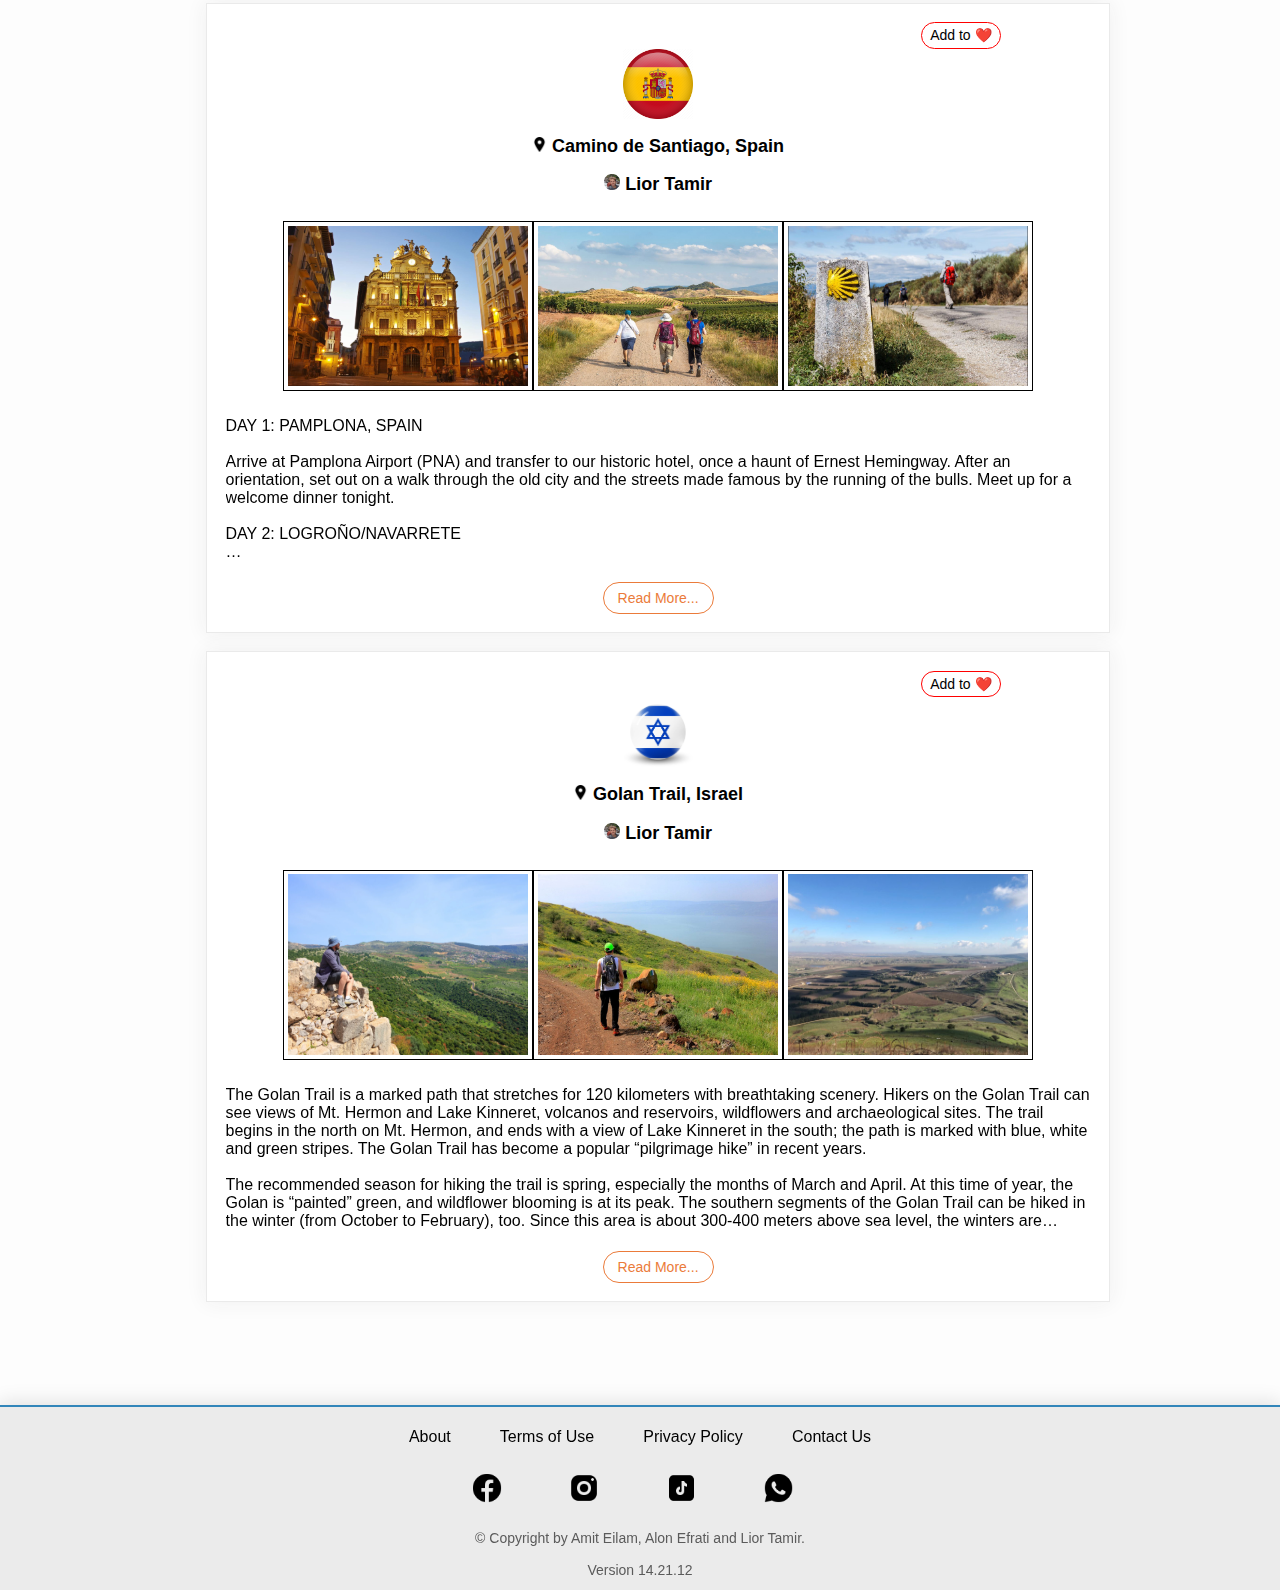
<file: includes/road_stories.html>
<!DOCTYPE html>
<html lang="en">
  <head>
    <meta charset="UTF-8" />
    <meta http-equiv="X-UA-Compatible" content="IE=edge" />
    <meta name="viewport" content="width=device-width, initial-scale=1.0" />
    <link rel="shortcut icon" type="img/png" href="../img/Like2Hike-1T.png" />
    <link rel="stylesheet" href="../css/default.css" />
    <link rel="stylesheet" href="../css/header.css" />
    <link rel="stylesheet" href="../css/sales_and_road_stories.css" />
    <link rel="stylesheet" href="../css/slider.css" />
    <link rel="stylesheet" href="../css/equipment.css" />
    <link rel="stylesheet" href="../css/modal.css" />
    <link rel="stylesheet" href="../css/footer.css" />
    <link rel="stylesheet" href="../css/responsive.css" />
    <title>Like2Hike</title>
  </head>
  <body>
    <header>
      <nav class="navbar">
        <div class="logo">
          <img class="img img-logo" src="../img/Like2Hike-1T.png" alt="logo" />
        </div>
        <div class="logo-hamburger">
          <img class="hamburger" src="../img/Hamburger_icon.png" alt="logo" />
        </div>
        <ul class="nav-ul">
          <li class="nav-li">
            <a class="nav-a nav-home" href="../index.html">Home</a>
          </li>
          <li class="nav-li">
            <a class="nav-a nav-equipment" href="equipment.html">Equipment</a>
          </li>
          <li class="nav-li">
            <a class="nav-a nav-road_stories active" href="road_stories.html"
              >Road Stories</a
            >
          </li>
        </ul>
        <ul class="nav-ul-user">
          <li class="nav-li-user">
            <a class="nav-a-user cart" href="#">🛒 Cart</a>
          </li>
          <li class="nav-li-user">
            <a class="nav-a-user user" href="profile.html"
              ><img class="user-img" src="../img/user.png" />Amit Eilam</a
            >
          </li>
        </ul>
        <form class="search tooltip">
          <input type="text" placeholder="Search for..." />
          <img class="search-img" src="../img/search.png" alt="search" />
          <span class="tooltiptext">לא מומש</span>
        </form>
      </nav>
      <nav class="road-navbar">
        <ul class="road-ul">
          <li class="road-li">
            <a class="road-a click-all active-text" href="#">All Stories</a>
          </li>
          <li class="road-li">
            <a class="road-a click-world" href="#">World Stories</a>
          </li>
          <li class="road-li">
            <a class="road-a click-israel" href="#">Israel Stories</a>
          </li>
          <li class="road-li">
            <a class="road-a click-favorite" href="#">My Favorite Stories</a>
          </li>
        </ul>
      </nav>
    </header>
    <main>
      <section class="road_stories">
        <h1 class="road_stories-title">🗺️ All Stories</h1>
        <section class="road_stories-items">
          <div class="road_stories-item world">
            <p class="add-to-favorite">Add to ❤️</p>
            <img class="flag-img" src="../img/argentina.jpeg" alt="argentina" />
            <h2 class="road_stories-item-title">
              <img class="location-img" src="../img/location.png" /> Fitzroy,
              Argentina
            </h2>
            <h6 class="road_stories-item-autor">
              <img class="author-img" src="../img/user.png" /> Amit Eilam
            </h6>
            <div class="road_stories-imgs">
              <img
                class="road_stories-img"
                src="../img/fitz1.jpeg"
                alt="fitz-roy"
              />
              <img
                class="road_stories-img"
                src="../img/fitz2.jpeg"
                alt="fitz-roy"
              />
              <img
                class="road_stories-img"
                src="../img/fitz3.jpeg"
                alt="fitz-roy"
              />
            </div>
            <p class="road_stories-p road_stories-p1">
              Depending on how much time you have: if you do Backpacking in
              South America the long-distance bus is the cheapest but slowest
              option, via plane it's much faster.<br /><br />
              The nearest airport is located in El Calafate which offers direct
              flight connections to Buenos Aires regularly – Aerolíneas
              Argentinas has usually the best deals traveling within Argentina.
              From El Calafate you can go by bus to El Chalten in about 2,5h.
              But: use the time in Calafate to withdraw money as you'll find
              only 2 ATMs in El Chalten which often run out of money in peak
              season.<br /><br />
              The best time for trekking in El Chalten is in summer – the season
              starts in October and lasts until April. Before and after the
              season most hostels/hotels and restaurants are closed.<br /><br />
              You should definitely stay in the relaxed village of El Chaltén
              rather than the busy and more touristy El Calafate. Though the
              Internet connection is bad and most Hostels don't offer breakfast
              it is much more enjoyable and you're right at the starting point
              for all treks.<br /><br />
              I stayed at the Hostel Aylen Aike on my first visit and highly
              recommend it for budget travelers as the owner is awesome and
              loves helping you out in planning and organizing your treks or
              even climbs – the hostel offers small and big dorms and is nicely
              located.<br /><br />
              During my last visit I stayed at Lo de Guille, a family run B&B
              (one of the few places in El Chaltén which offers a basic
              breakfast). Very friendly staff & affordable prices, comes with a
              locked storage room (to use when you are trekking) and a kitchen
              for everyone to use.<br /><br />
              In case the Aylen Aike or Lo de Guille is booked out for your
              dates make sure to check out the other Hostels listed on
              Hostelworld or have a look at the El Chaltén overview page on
              Booking for other options such as B&B's and Hotels. I highly
              recommend booking in advance as spaces fill up quickly during the
              hiking season!<br /><br />
              This is an easy day hike where you don't have to be an experience
              hiker – take some sunscreen, water and food. After around 3h
              you'll be at the Laguna Torre.<br /><br />
              The starting point is located south-west of El Chalten next to the
              river Rio Fitz Roy. The trail is well marked and ascends smoothly
              from El Chaltén.<br /><br />
              After around 1h you'll arrive at the viewpoint “Mirador Torre”
              form where you are able to see the towers for the first time.
              Follow the trail downhill and through flat terrain following the
              signs “Laguna Torre” until you arrive at the lagoon.<br /><br />
              You made it – enjoy the view! From here you have 2 possibilities
              to get closer to the glacier: left across the gravel or right to
              the viewpoint “Mirador Meastri”.<br /><br />
              The most beautiful trail gets you close to the Monte Fitz Roy, the
              destination is called “Laguna de los Tres”. You should start at
              dawn in El Chalten to avoid the day tourists from Calafate. Be
              prepared as the trail is pretty tough at the end!<br /><br />
              The starting point can be found in the north-west of El Chalten
              and is hard to miss (big signs). From there the only way is up,
              after 1h you reach the viewpoint “Mirador Fitz Roy” (left hand
              side). Continue after a little break and follow the signs to the
              Camp “Poincenot”.<br /><br />
              After a flat section you'll arrive at the camp which you have to
              cross – then you cross some small rivers and get to the final and
              steepest part (use the chance to fill your water bottle at the
              river). Follow the steep trail over huge rocks up to the
              lagoon.<br /><br />
              Isn't it beautiful up here? Enjoy the view and use the chance to
              go to the small hill left hand side of the “Laguna de los Tres” to
              see another lagoon: the “Laguna Sucia”!<br /><br />
              Due to the well marked hiking trails you can easily connect both
              treks to a multi-day itinerary with camping.<br /><br />
              Day 1: Follow the instruction in 4) and leave your equipment at
              the Camp Poincenot before heading up to Laguna de los Tres, enjoy
              your day up there and spend the night at the camp.<br /><br />
              Day 2: Take it easy in the morning and head in the direction of El
              Chalten, shortly afterwards you'll get to a junction which you
              have to follow right to “Laguna Torre”. The distance to Laguna
              Torre is about 7km, easy doable in around 2h – the trail leads you
              through flat terrain passing Laguna Madre, Laguna Hija and Laguna
              Nieta. At the next big junction you keep right and arrive at
              Laguna Torre at lunch.<br /><br />
              If you want you can extend for a 3rd day by camping at the nearby
              Camp “De Agostini” – or you head back to El Chalten (3h).
            </p>
            <button class="read-more read-more1">Read More...</button>
          </div>
          <div class="road_stories-item world">
            <p class="add-to-favorite">Add to ❤️</p>
            <img class="flag-img" src="../img/peru.png" alt="peru" />
            <h2 class="road_stories-item-title">
              <img class="location-img" src="../img/location.png" /> Huayhuash,
              Peru
            </h2>
            <h6 class="road_stories-item-autor">
              <img class="author-img" src="../img/user2.png" /> Alon Efrati
            </h6>
            <div class="road_stories-imgs">
              <img
                class="road_stories-img"
                src="../img/Huayhuash1.jpeg"
                alt="Huayhuash"
              />
              <img
                class="road_stories-img"
                src="../img/Huayhuash2.jpeg"
                alt="Huayhuash"
              />
              <img
                class="road_stories-img"
                src="../img/Huayhuash3.jpeg"
                alt="Huayhuash"
              />
            </div>
            <p class="road_stories-p road_stories-p2">
              Day 1: Huaraz - Llámac - Cuartelwain 4170 m<br /><br />At
              indicated time, pick up in the hotel and transfer to Cuartelwain
              4150 m / 13 615 ft, we arrive there after of 5 hours. This will be
              our first camp.<br /><br />
              Day 2: Cuartelwain – Qaqanan pass 4700 m - Mitucocha 4230m
              <br /><br />After breakfast, we start walk up to Qaqanan pass 4700
              m / 15 419 ft, we get to the pass after of 3 hours; then we go
              down to the East side of Cordillera Huayhuash, after to have
              walked 2 hours more we get to the next campsite on the shores of
              Mitucocha lake 4250 m / 13 944 ft; below of Hirishanca and Rondoy
              mounts.<br /><br />Day 3: Mitucocha - Carhuac pass 4650 m -
              Carhuacocha 4138 m<br /><br />At indicated time we take the trail
              to Carhuac pass 4650 m / 15 256 ft. where we get after of 2.5
              hours, from this pass we have a nice view of Yerupaja chico,
              Yerupaja and Siula mounts; then we walk down 2 hours more to get
              to Carhuacocha lake 4150 m / 13 615 ft, where we set up our tents
              on its shores.<br /><br />Day 4: Carhuacocha - Siula pass 4850 m -
              Huayhuash 4330 m<br /><br />
              This day we depart early for Siula pass 4850 m / 15912 ft, we walk
              along the shores of Carhuacocha lake, on the way we visit Three
              lakes (Qanrajancacocha, Siulacocha and Quesillococha), we always
              will have the view of Hirishanca chico, Yerupaja and Siula mounts;
              after of 4 hours we reach the pass, from this point we have a
              panorama of the most snow covered peaks of East side of Cordillera
              Huayhuash specially of Siula mountain. After resting and having
              taken the photos we walk down to Huayhuash campsite 4300m / 14 108
              ft, where arrive after of 3 hours more.<br /><br />Day 5:
              Huayhuash – Portachuelo pass 4750 m - Viconga 4400 m<br /><br />At
              indicated time after breakfast we depart for Portachuelo pass 4750
              m / 15 584 ft, we get to the pass after of 2 hours, this pass is
              the boundary between the Cordillera Huayhuash and the Cordillera
              Raura; from the oass we walk down among Ichus (grass plant that
              lives over 4000 m / 13 123 ft in the Andes), on the way is
              possible to see llamas and alpacas (Andean camels); we pass near
              to Viconga lake and we get to our campsite after of 2 hours more,
              our campsite will be located at 4400 m / 14 436 ft, near to the
              hot springs.<br /><br />Day 6: Viconga - Cuyoc pass 5000 m -
              Guanacpatay (Elefante pampa) 4450 m<br /><br />We head to the
              highest pass, Cuyoc 5000 m / 16 4040 ft, we get there after of 3
              hours, this pass is located between Cuyoc and Pumarinri mounts,
              from this point we have nice views of Cordillera Raura and part of
              Cordillera Huayhuash too. From the pass we descend to Guanacpatay
              valley and we set our campsite at 4400 m / 14 436 ft, after to
              have walked down around 1.5 hours.<br /><br />Day 7: Guanacpatay –
              San Antonio Pass 4990 m – Cutatambo 4250 m<br /><br />After
              breakfast we depart for San Antonio, a viewpoint located at 5000 m
              / 16 404 ft, we get to that point after of 2.5 hours, this point
              is unique, because from there we have the nicest views of
              Carnicero, Jurao, Siula Grande and Yerupaja mounts as well as
              Jurao and Siulacocha lakes. After resting and having taken the
              photos, we go down to Cutatambo valley 4250m / 13 944 ft, our next
              campsite where we get there after of 2 hours more.<br /><br />Day
              8: Cutatambo, visit the base camp and glaciar of Siula Grande
              mount, route of Joe Simpson.<br /><br />This day we depart for
              Gran Vista viewpoint 5000 m / 16 404 ft; on the way we visit the
              base camp and glacier of Siula Grande mount, made famous by Joe
              Sympson in his book “Touching the void”, and later made ​​into a
              film with the same name; we get to the viewpoint in 4 hours
              walking, after to have seen very close the famous mountain, walked
              around the lake near to the glacier and having taken the photos we
              return for the same path to the campsite.<br /><br />Day 9:
              Cutatambo - Huayllapa 3500 m<br /><br />At indicated time after
              breakfast we depart for Huayllapa village 3500 m / 11 483 ft, we
              take the path near to the river and walk down for around 3.5 hours
              through the valley of the same name among native trees and shrubs
              of the region, getting in Huayllapa we can get some sodas and
              beers.<br /><br />
            </p>
            <button class="read-more read-more2">Read More...</button>
          </div>

          <div class="road_stories-item world">
            <p class="add-to-favorite">Add to ❤️</p>
            <img class="flag-img" src="../img/spain.png" alt="spain" />
            <h2 class="road_stories-item-title">
              <img class="location-img" src="../img/location.png" /> Camino de
              Santiago, Spain
            </h2>
            <h6 class="road_stories-item-autor">
              <img class="author-img" src="../img/user3.png" /> Lior Tamir
            </h6>
            <div class="road_stories-imgs">
              <img class="road_stories-img" src="../img/spn1.png" alt="spain" />
              <img class="road_stories-img" src="../img/spn2.png" alt="spain" />
              <img class="road_stories-img" src="../img/spn3.png" alt="spain" />
            </div>
            <p class="road_stories-p road_stories-p3">
              DAY 1: PAMPLONA, SPAIN <br /><br />Arrive at Pamplona Airport
              (PNA) and transfer to our historic hotel, once a haunt of Ernest
              Hemingway. After an orientation, set out on a walk through the old
              city and the streets made famous by the running of the bulls. Meet
              up for a welcome dinner tonight.<br /><br />DAY 2:
              LOGROÑO/NAVARRETE<br /><br />Descend out of the foothills of the
              Pyrenees to La Rioja, one of Spain’s most celebrated wine regions,
              and set off along El Camino, walking through vineyards to the
              village of Navarrete. In the afternoon, visit the Yuso and Suso
              monasteries of San Millán de la Cogolla, a World Heritage site
              considered the birthplace of the Spanish language. Stop for a wine
              tasting at a local bodega before settling in to our hotel. (8
              miles hiking, 4 hours).<br /><br />DAY 3: ATAPUERCA/BURGOS<br /><br />Today’s
              route rises onto the Meseta Central, high plains that stretch
              across much of central Spain. Pick up the trail in Atapuerca and
              head towards Burgos. Walk into the center of the ninth-century
              city, a former capital of the kingdom of Castile and home to the
              Spanish national hero El Cid. Take a guided tour of the old town
              and its 13th-century Gothic cathedral, a World Heritage site.
              (12–13 miles hiking, 5–6 hours).<br /><br />DAY 4:
              FROMISTA/CARRIÓN DE LOS CONDES<br /><br />Transfer to Fromista,
              then continue across the Meseta, rambling through the endless
              green and gold fields of the Tierra de Campos. This land is filled
              with the history of La Reconquista, when Christian kingdoms
              succeeded in retaking areas of the Iberian Peninsula controlled by
              Moors. Arrive in the town of Carrión de los Condes, and stay the
              night in a historic monastery. (11 miles, 5 hours hiking).<br /><br />DAY
              5: SAHAGÚN/BERCIANOS DEL CAMINO/LEÓN<br /><br />Start off from the
              medieval city of Sahagún and head west to the village of Bercianos
              del Real Camino. Drive on to León for lunch and spend the
              afternoon discovering the city’s historic sites, including a
              guided visit through its remarkable cathedral, filled with more
              than a hundred stained glass windows. Enjoy dinner on your own
              this evening, and spend the night in a spectacular Renaissance
              convent. (5–6 miles hiking, 3 hours).
            </p>
            <button class="read-more read-more3">Read More...</button>
          </div>

          <div class="road_stories-item israel">
            <p class="add-to-favorite">Add to ❤️</p>
            <img class="flag-img" src="../img/israel.jpeg" alt="israel" />
            <h2 class="road_stories-item-title">
              <img class="location-img" src="../img/location.png" /> Golan
              Trail, Israel
            </h2>
            <h6 class="road_stories-item-autor">
              <img class="author-img" src="../img/user3.png" /> Lior Tamir
            </h6>
            <div class="road_stories-imgs">
              <img
                class="road_stories-img"
                src="../img/golan1.webp"
                alt="golan"
              />
              <img
                class="road_stories-img"
                src="../img/golan2.jpeg"
                alt="golan"
              />
              <img
                class="road_stories-img"
                src="../img/golan3.jpeg"
                alt="golan"
              />
            </div>
            <p class="road_stories-p road_stories-p4">
              The Golan Trail is a marked path that stretches for 120 kilometers
              with breathtaking scenery. Hikers on the Golan Trail can see views
              of Mt. Hermon and Lake Kinneret, volcanos and reservoirs,
              wildflowers and archaeological sites. The trail begins in the
              north on Mt. Hermon, and ends with a view of Lake Kinneret in the
              south; the path is marked with blue, white and green stripes. The
              Golan Trail has become a popular “pilgrimage hike” in recent
              years.<br /><br />
              The recommended season for hiking the trail is spring, especially
              the months of March and April. At this time of year, the Golan is
              “painted” green, and wildflower blooming is at its peak. The
              southern segments of the Golan Trail can be hiked in the winter
              (from October to February), too. Since this area is about 300-400
              meters above sea level, the winters are relatively mild (except
              for rainy days). The northern segments can be hiked in May,
              throughout the summer, and again in September. Most of the
              northern segments are at a height of 1,000 meters above sea level,
              and the summers are relatively mild; many of the segments are
              heavily shaded.<br /><br />The Golan Trail is divided into 15
              segments of different lengths, all between 6 and 11 kilometers per
              segment. Each segment has a starting and ending point that is
              accessible by car; if there are two cars, one can be left at the
              end for convenience.<br /><br />People still hitchhike safely in
              the Golan, but there is also public transportation that can help
              hikers at the beginning and ending of most trails.<br /><br />Each
              segment can be hiked in a day or less, and the difficulty level is
              usually easy-to-intermediate. Advanced hikers can finish two
              segments per day (we don’t recommend hiking any more than two
              segments at a time).<br /><br />For those hiking “with their homes
              on their backs”, the Golan Trail usually takes about 7-9 days to
              finish; there are free camping sites along the way. But the Golan
              also offers many diverse kinds of lodgings: one can stay at a paid
              campsite with minimum creature comforts, or one can stay at a
              fancy B and B; both options can be found relatively near the
              trail.<br /><br />For those hiking the Golan Trail, one must have
              an updated version of Trail Map #1 (the map with the official
              trails marked clearly), which is updated from time to time.
              Another possibility is to have an app on your smartphone that
              includes the same trail markings and information that are on the
              physical map.<br /><br />While hiking in the Golan, it is
              absolutely forbidden to cross fences or go off the marked trail;
              in a number of places, the trail is not far from well-signed
              minefields (which are all marked on official maps and apps).
            </p>
            <button class="read-more read-more4">Read More...</button>
          </div>
        </section>
      </section>
    </main>

    <div class="modal hidden">
      <button class="btn--close-modal">&times;</button>
      <h2 class="modal__header">Your cart is empty!</h2>
      <div class="cart_items"></div>
      <p class="final-price-title hidden">Your final price:</p>
      <p class="final-price"></p>
      <a class="purchase-btn hidden" href="purchase.html">
        Continue to purchase &rarr;
      </a>
      <a class="purchase-btn empty hidden" href="#"> Empty your cart &rarr; </a>
    </div>
    <div class="overlay hidden"></div>

    <footer class="footer">
      <ul class="footer__nav">
        <li class="footer__item tooltip">
          <a class="footer__link" href="#">About</a
          ><span class="tooltiptext">לא מומש</span>
        </li>
        <li class="footer__item tooltip">
          <a class="footer__link" href="#">Terms of Use</a
          ><span class="tooltiptext">לא מומש</span>
        </li>
        <li class="footer__item tooltip">
          <a class="footer__link" href="#">Privacy Policy</a
          ><span class="tooltiptext">לא מומש</span>
        </li>
        <li class="footer__item tooltip">
          <a class="footer__link" href="#">Contact Us</a
          ><span class="tooltiptext">לא מומש</span>
        </li>
      </ul>
      <div class="icons">
        <div class="footer-icons tooltip">
          <img src="../img/icon1.png" alt="Logo" class="footer__logo" />
          <span class="tooltiptext">לא מומש</span>
        </div>
        <div class="footer-icons tooltip">
          <img src="../img/icon2.png" alt="Logo" class="footer__logo" />
          <span class="tooltiptext">לא מומש</span>
        </div>
        <div class="footer-icons tooltip">
          <img src="../img/icon3.png" alt="Logo" class="footer__logo" />
          <span class="tooltiptext">לא מומש</span>
        </div>
        <div class="footer-icons tooltip">
          <img src="../img/icon4.png" alt="Logo" class="footer__logo" />
          <span class="tooltiptext">לא מומש</span>
        </div>
      </div>
      <p class="footer__copyright">
        &copy; Copyright by Amit Eilam, Alon Efrati and Lior Tamir.<br /><br />
        <a class="footer__copyright">Version 14.21.12</a>
      </p>
    </footer>
    <div class="background">
      <img
        class="background-img"
        src="../img/background.png"
        alt="background"
      />
    </div>
    <script src="../js/app.js"></script>
    <script src="../js/read_more.js"></script>
    <script src="../js/modal.js"></script>
    <script src="../js/road_category.js"></script>
  </body>
</html>
</file>
<file: css/default.css>
/* /////////////////////////////////////////////////////////////////////////////////////////////////////////// */
/* Default */
:root {
  /* Default Color */
  --color-one: #3286ba;
  --color-tow: #eb7b3a;
}

/* Default CSS for all the project */
* {
  font-family: Arial, Helvetica, sans-serif;
  box-sizing: border-box;
  margin: 0;
  padding: 0;
  font-size: 18px;
  z-index: 5;
}

/* Default CSS for the body */
body {
  background-color: rgb(253, 253, 253);
}

/* Default CSS for the scetions */
section {
  margin: 8%;
}

/* Background img */
.background {
  position: fixed;
  bottom: -10px;
  left: -50px;
  opacity: 15%;
  z-index: 0;
}

.background-img {
  width: 55%;
}

/* Tooltip 'לא מומש'*/

/* Tooltip container */
.tooltip {
  position: relative;
  display: inline-block;
}

/* Tooltip text */
.tooltip .tooltiptext {
  visibility: hidden;
  width: 120px;
  background-color: black;
  color: #fff;
  text-align: center;
  padding: 5px 0;
  border-radius: 6px;
  /* Position the tooltip text - see examples below! */
  position: absolute;
  z-index: 100000;
  width: 120px;
  top: -5px;
  left: 60%;
  margin-left: -60px; /* Use half of the width (120/2 = 60), to center the tooltip */
}

/* Show the tooltip text when you mouse over the tooltip container */
.tooltip:hover .tooltiptext {
  visibility: visible;
}

/* Pop up tooltip when add to cart */

.tooltip-popup {
  position: relative;
  display: inline-block;
}

.tooltip-popup .tooltiptext-popup {
  visibility: hidden;
  width: 120px;
  background-color: var(--color-tow);
  color: #fff;
  text-align: center;
  border: 1px solid rgb(255, 255, 255);
  padding: 5px 0;
  border-radius: 100px;
  font-size: 14px;
  /* Position the tooltip text - see examples below! */
  position: absolute;
  z-index: 100000;
  width: 120px;
  top: 100%;
  left: 60%;
  margin-left: -60px;
  margin-top: 3px;
}

/* Hidden class */
.hidden {
  display: none;
}
</file>
<file: css/header.css>
/* /////////////////////////////////////////////////////////////////////////////////////////////////////////// */
/* Header */

/* Navbar */
.navbar {
  border-bottom: 2px solid var(--color-one);
  display: flex;
  justify-content: flex-start;
  align-items: center;
  /* Sticky to the top */
  position: fixed;
  top: 0;
  width: 100%;
  background-color: rgb(255, 255, 255, 0.9);
  z-index: 10;
  box-shadow: 0px 0px 20px 1px rgb(240, 240, 240);
}

/* Hamburger navbar */
.hamburger,
.logo-hamburger {
  display: none;
}

/* logo */
.img {
  width: 50px;
  margin: 15%;
}

/* navber ul */
.nav-ul {
  list-style-type: none;
  display: flex;
  justify-content: left;
  margin-left: 15px;
}

/* navber li */
.nav-li {
  display: flex;
}

/* navber a */
.nav-a {
  display: flex;
  align-items: center;
  font-size: 16px;
  text-decoration: none;
  color: var(--color-one);
  margin-left: 20px;
  padding: 7px 15px;
  border: solid 1px var(--color-one);
  border-radius: 100px;
}

/* navber a -> hover */
.nav-a:hover,
.active {
  color: rgb(255, 255, 255);
  background-color: var(--color-one);
}

/* Right Navbar -> User and Cart */
.nav-ul-user {
  list-style-type: none;
  display: flex;
  justify-content: right;
  right: 10%;
}

.nav-li-user {
  display: flex;
}

.nav-a-user {
  display: flex;
  align-items: center;
  font-size: 16px;
  text-decoration: none;
  color: var(--color-tow);
  margin-left: 20px;
  padding: 5px 15px;
  border: solid 1px var(--color-tow);
  border-radius: 100px;
}

.nav-a-user:hover {
  color: rgb(255, 255, 255);
  background-color: var(--color-tow);
}

/* the user image */
.user-img {
  width: 22px;
  margin-right: 10px;
}

/* Search bar */
/* Style the search field */
form.search input[type='text'] {
  margin-left: 20px;
  padding: 6px;
  border: 1px solid var(--color-one);
  border-radius: 100px;
  float: left;
  width: 100%;
  background: rgb(255, 255, 255, 0.7);
}

/* Style the submit search button */
.search-img {
  position: absolute;
  right: -9%;
  top: 2%;
  border: 1px solid var(--color-one);
  border-radius: 100px;
  width: 33px;
}

/* Category and road stories Navbar */
.sales-navbar,
.road-navbar {
  border-bottom: 1.5px solid var(--color-one);
  /* Sticky to the top */
  position: fixed;
  top: 63px;
  width: 100%;
  z-index: 9;
  box-shadow: 0px 0px 20px 1px rgb(240, 240, 240);
  background-color: rgb(255, 255, 255, 0.9);
}

/* the sales and road stories navbar */
.sales-ul,
.road-ul {
  list-style-type: none;
  display: flex;
  justify-content: left;
}

.sales-li,
.road-li {
  display: flex;
}

.sales-a,
.road-a {
  font-size: 14px;
  padding: 5px;
  text-decoration: none;
  color: var(--color-tow);
  margin-left: 50px;
}

/* Animation */
@keyframes animation {
  0% {
    color: black;
    border-color: var(--color-one);
  }
  25% {
    color: var(--color-one);
    border-color: var(--color-tow);
  }
  50% {
    color: var(--color-tow);
    border-color: var(--color-one);
  }
  100% {
    color: black;
    border-color: var(--color-tow);
  }
}

/* Main title */
.main-title {
  font-weight: bold;
  text-align: center;
  margin-top: 10%;
  color: black;
  text-transform: uppercase;
  font-size: 40px;
  font-family: 'Verdana';
  border-top: 2px solid var(--color-tow);
  border-bottom: 2px solid var(--color-one);
  -webkit-text-stroke: 1px var(--color-one);
  margin-bottom: 5%;
  /* Animation */
  animation-name: animation;
  animation-duration: 3s;
  animation-delay: 1s;
  animation-iteration-count: infinite;
}
</file>
<file: css/sales_and_road_stories.css>
/* /////////////////////////////////////////////////////////////////////////////////////////////////////////// */
/* Sales and road stories sction */

/* Titles */
.sales-title,
.road_stories-title {
  color: var(--color-one);
  font-size: 32px;
  font-weight: bold;
  text-align: center;
  border-top: 2px solid var(--color-tow);
  border-bottom: 2px solid var(--color-tow);
  margin: 2%;
  padding: 1%;
  display: flex;
  justify-content: center;
}

/* All items section */
.sales-items {
  display: flex;
  flex-direction: row;
  flex-wrap: wrap;
  align-content: space-between;
  justify-content: center;
}

/* All item in equipemnt and road stories */
.sales-item,
.road_stories-item {
  display: flex;
  flex-wrap: nowrap;
  flex-direction: column;
  align-content: center;
  justify-content: flex-end;
  align-items: center;
  margin-bottom: 5%;
  border: 1px solid rgb(234, 234, 234);
  padding: 2%;
  margin: 2%;
  box-shadow: 0px 0px 20px 1px rgb(240, 240, 240);
  width: 300px;
  background-color: white;
}

.road_stories-item {
  width: 100%;
}

.sales-item img {
  width: 150px;
}

/* Prices */

/* in sale */
.sales-item-price {
  color: red;
  padding-top: 5%;
  padding-bottom: 5%;
  font-size: 14px;
}

/* Regular price */
.sales-item-price-high {
  text-decoration-line: line-through;
  padding-bottom: 5%;
  font-size: 14px;
}

/* prices title */
.sales-item-title {
  font-size: 14px;
  color: var(--color-one);
  padding-top: 5%;
  text-align: center;
}

/* Add to and Read-more btn */
.add-To,
.read-more {
  background: none;
  color: var(--color-tow);
  font: inherit;
  cursor: pointer;
  outline: inherit;
  padding: 7px 14px;
  border: solid 1px var(--color-tow);
  border-radius: 100px;
  margin-top: 2.5%;
  font-size: 14px;
}

/* Add to and Read-more btn -> hover */
.add-To:hover,
.read-more:hover {
  background-color: var(--color-tow);
  color: white;
}

/* road stories title */
.road_stories-item-title {
  margin-bottom: 2%;
  margin-top: 2%;
}

/* road stories autor */
.road_stories-item-autor {
  margin-bottom: 3%;
}

/* Add to favorite */
.add-to-favorite {
  font-size: 14px;
  padding: 0.5% 1%;
  border: 1px solid red;
  border-radius: 100px;
  margin-left: 70%;
}

/* Add to favorite -> hover */
.add-to-favorite:hover {
  color: white;
  background-color: red;
}

/* Favorite btn */
.favorite {
  color: white;
  background-color: red;
}

/* Paragraph */
.road_stories-p1,
.road_stories-p2,
.road_stories-p3,
.road_stories-p4 {
  font-size: 16px;
  overflow: hidden;
  text-overflow: ellipsis;
  display: -webkit-box;
  -webkit-line-clamp: 8;
  line-clamp: 2;
  -webkit-box-orient: vertical;
}

/* Images */
.road_stories-imgs {
  display: flex;
  flex-wrap: wrap;
  justify-content: center;
  margin-bottom: 3%;
}

.road_stories-img {
  padding: 0.5%;
  width: 250px;
  border: 1px solid black;
}

.flag-img {
  width: 70px;
}

.author-img {
  width: 16px;
}

.location-img {
  width: 15px;
}

/* Hidden class */
.hidden {
  display: none;
}
</file>
<file: css/slider.css>
/* /////////////////////////////////////////////////////////////////////////////////////////////////////////// */
/* SLIDER */
.slider {
  max-width: 800px;
  height: 600px;
  margin: 0 auto;
  position: relative;
  box-shadow: 0px 0px 20px 1px rgb(240, 240, 240);
  /* IN THE END */
  overflow: hidden;
  background-color: white;
}

.slide {
  position: absolute;
  top: 0;
  width: 100%;
  height: 600px;

  display: flex;
  align-items: center;
  justify-content: center;

  /* THIS creates the animation! */
  transition: transform 1s;
}

.slide > img {
  /* Only for images that have different size than slide */
  width: 100%;
  height: 100%;
  object-fit: cover;
}

/* slider btn */
.slider__btn {
  position: absolute;
  top: 50%;
  border: none;
  background: rgba(245, 245, 245, 0.7);
  font-family: inherit;
  color: var(--color-tow);
  border-radius: 50%;
  height: 40px;
  width: 40px;
  font-size: 24px;
  cursor: pointer;
}

/* Btn left */
.slider__btn--left {
  left: 6%;
  transform: translate(-50%, -50%);
}

/* Btn right */
.slider__btn--right {
  right: 6%;
  transform: translate(50%, -50%);
}

/* The dots */
.dots {
  position: absolute;
  bottom: 5%;
  left: 50%;
  transform: translateX(-50%);
  display: flex;
}

.dots__dot {
  border: none;
  background-color: #b9b9b9;
  opacity: 0.7;
  height: 15px;
  width: 15px;
  border-radius: 50%;
  margin-right: 20px;
  cursor: pointer;
  transition: all 0.5s;
}

.dots__dot:last-child {
  margin: 0;
}

.dots__dot--active {
  background-color: #888;
  opacity: 1;
}

/* TESTIMONIALS */
.testimonial {
  width: 65%;
  position: relative;
}

.testimonial::before {
  content: '\201C';
  position: absolute;
  top: -30%;
  left: -15%;
  line-height: 1;
  font-size: 200px;
  font-family: inherit;
  color: var(--color-one);
}

/* Testimonial header */
.testimonial__header {
  font-size: 24px;
  font-weight: 500;
  margin-bottom: 5%;
}

/* Testimonial txt */
.testimonial__text {
  font-size: 16px;
  margin-bottom: 10%;
  color: #666;
}

/* Testimonial author */
.testimonial__author {
  margin-left: 10%;
  font-style: normal;
  display: grid;
  grid-template-columns: 6.5rem 1fr;
  column-gap: 3%;
}

/* Testimonial photp */
.testimonial__photo {
  grid-row: 1 / span 2;
  width: 80%;
  border-radius: 50%;
}

/* Testimonial name */
.testimonial__name {
  font-size: 16px;
  font-weight: 500;
  align-self: end;
  margin: 0;
}

/* Testimonial location */
.testimonial__location {
  font-size: 24px;
}

/* Testimonial header */
.section__title--testimonials {
  margin-bottom: 5%;
}

/* Hidden class */
.hidden {
  display: none;
}
</file>
<file: css/equipment.css>
/* /////////////////////////////////////////////////////////////////////////////////////////////////////////// */
/* Equipment */

/* section CSS */
section {
  margin: 8%;
  margin-top: 11%;
}

/* price regular */
.sales-item-price-regular {
  padding-top: 5%;
  padding-bottom: 5%;
  font-size: 14px;
}

/* active text on navbar */
.active-text {
  font-weight: bold;
}

/* Size chosing CSS */
.size-choose {
  border-radius: 100px;
  border-color: #3286ba;
  color: #3286ba;
  margin: 5px;
  padding: 5px;
  font-size: 12px;
}

/* hidden class */
.hidden {
  display: none;
}
</file>
<file: css/modal.css>
/* /////////////////////////////////////////////////////////////////////////////////////////////////////////// */
/* MODAL WINDOW -> CART */

/* the modal */
.modal {
  position: fixed;
  top: 50%;
  left: 50%;
  transform: translate(-50%, -50%);
  max-width: 90%;
  max-height: 90%;
  background-color: #ffffff;
  padding: 3% 4%;
  box-shadow: 0 4% 6% rgba(0, 0, 0, 0.3);
  z-index: 1000;
  transition: all 0.5s;
  font-size: 8px;
  display: flex;
  flex-direction: column;
  justify-content: flex-start;
  align-items: center;
  flex-wrap: nowrap;
  overflow: scroll;
}

/* Cart items update to modal window */
.cart_items {
  display: flex;
  align-items: flex-start;
  flex-wrap: wrap;
  flex-direction: row;
  align-content: flex-start;
  justify-content: center;
}

.cart_items .sales-item {
  flex-direction: column;
  justify-content: flex-start;
}

/* image size */
.cart_items div img {
  width: 20%;
}

/* text sizes */
.cart_items div h2 {
  font-size: 14px;
}

.cart_items div h3 {
  font-size: 12px;
}

/* Hide the add btn from the cart */
.cart_items div button {
  display: none;
}

/* blur background */
.overlay {
  position: fixed;
  top: 0;
  left: 0;
  width: 100%;
  height: 100%;
  background-color: rgba(0, 0, 0, 0.5);
  backdrop-filter: blur(5px);
  z-index: 100;
  transition: all 0.5s;
}

/* modal header */
.modal__header {
  color: var(--color-one);
  font-size: 300%;
  margin-bottom: 5%;
  margin-top: 5%;
  line-height: 1.5;
}

/* btn close the modal */
.btn--close-modal {
  font-family: inherit;
  color: inherit;
  position: absolute;
  top: 0.5%;
  right: 3%;
  font-size: 400%;
  cursor: pointer;
  border: none;
  background: none;
}

/* btn close the modal -> hover */
.btn--close-modal:hover {
  color: var(--color-tow);
}

/* btn purchase */
.purchase-btn {
  margin-top: 5%;
  display: flex;
  align-items: center;
  font-size: 16px;
  text-decoration: none;
  color: var(--color-tow);
  margin-left: 20px;
  padding: 5px 15px;
  border: solid 1px var(--color-tow);
  border-radius: 100px;
}

/* btn purchase -> hover */
.purchase-btn:hover {
  color: rgb(255, 255, 255);
  background-color: var(--color-tow);
}

/* the finak price */
.final-price-title {
  font-size: 24px;
  color: var(--color-one);
  font-weight: bold;
  text-decoration: underline;
  margin-bottom: 2%;
  margin-top: 2%;
}

.final-price {
  font-size: 20px;
  font-weight: bold;
  margin-bottom: 1%;
}

/* hidden class */
.hidden {
  display: none;
}
</file>
<file: css/footer.css>
/* /////////////////////////////////////////////////////////////////////////////////////////////////////////// */
/* FOOTER */
.footer {
  padding: 1.5% 2% 1% 2%;
  background-color: #ebebeb;
  border-top: 2px solid var(--color-one);
  z-index: 10;
  position: relative;
  box-shadow: 0px 0px 20px 1px rgb(220, 220, 220);
}

/* footer navbar */
.footer__nav {
  list-style: none;
  display: flex;
  justify-content: center;
}

.footer__item {
  margin-right: 2%;
  margin-left: 2%;
}

/* footer links */
.footer__link {
  font-size: 16px;
  color: black;
  text-decoration: none;
}

/* Icons */
.icons {
  display: flex;
  justify-content: center;
}

/* Logo */
.footer-icons {
  margin: 1%;
  padding: 1%;
}

.footer__logo {
  width: 70%;
  display: block;
}

/* Copyright */
.footer__copyright {
  font-size: 14px;
  color: rgb(91, 91, 91);
  text-align: center;
}

/* hidden class */
.hidden {
  display: none;
}
</file>
<file: css/responsive.css>
/* /////////////////////////////////////////////////////////////////////////////////////////////////////////// */
/* Responsive */

@media (max-width: 950px) {
  /* main title */
  .main-title {
    font-size: 20px;
    margin-bottom: -20%;
  }

  /* Background */
  .background {
    display: none;
  }

  /* sales title */
  .sales-title {
    margin-top: 30%;
  }

  /* logo */
  .img-logo {
    position: fixed;
    right: 6%;
    top: 0.1%;
    width: 8%;
    margin: 0.5%;
  }

  /* navbar */
  .navbar,
  .nav-ul,
  .nav-ul-user {
    flex-direction: column;
    align-items: flex-start;
  }

  .nav-a,
  .nav-a-user {
    margin-bottom: 5%;
    border-radius: 0;
    margin-left: 0;
    border: none;
  }

  .nav-a:hover,
  .active {
    color: var(--color-one);
    background-color: white;
    font-weight: bold;
  }

  .nav-a-user:hover {
    color: var(--color-tow);
    background-color: white;
    font-weight: bold;
  }

  /* hamburger bar */
  .hamburger,
  .logo-hamburger {
    width: 30%;
    display: flex;
    justify-content: left;
  }

  /* search bar */
  .search {
    margin-bottom: 3px;
    margin-left: -10px;
  }

  /* sales and road stories navbar */
  .sales-a,
  .road-a {
    margin-left: 3px;
    background-color: rgb(253, 253, 253);
  }

  .sales-navbar,
  .road-navbar {
    top: 90px;
    background: none;
    border: none;
    z-index: 10;
    width: 10px;
  }

  .sales-ul,
  .road-ul {
    flex-direction: column;
  }

  .sales-item {
    width: 300px;
  }

  /* tooltip cart */
  .tooltip-popup .tooltiptext-popup {
    display: none;
  }

  /* road stories image */
  .road_stories-img {
    width: 200px;
  }

  /* purchase */
  .purchase-btn {
    font-size: 12px;
  }

  .purchase-list input {
    font-size: 12px;
  }

  /* profile */
  .account-details h1,
  .account-details h3 {
    font-size: 14px;
    margin-bottom: 10px;
  }

  .account-details h1 {
    margin-top: 20px;
    text-decoration-line: underline;
  }

  .account-details input {
    margin-left: 0;
    font-size: 12px;
  }

  .details {
    flex-direction: column !important;
  }

  /* modal */
  .modal__header {
    font-size: 200%;
  }

  /* footer */
  .footer__link,
  .footer__copyright {
    font-size: 12px;
  }

  .footer__logo {
    width: 35px;
  }

  .hidden {
    display: none;
  }
}
</file>
<file: css/profile.css>
/* /////////////////////////////////////////////////////////////////////////////////////////////////////////// */
/* Profile page */

/* Title */
.profile-account-title {
  color: var(--color-one);
  font-size: 32px;
  font-weight: bold;
  text-align: center;
  border-top: 2px solid var(--color-tow);
  border-bottom: 2px solid var(--color-tow);
  margin: 2%;
  padding: 1%;
  display: flex;
  justify-content: center;
  margin-bottom: 120px;
}

/* all thr section of account details */
.account-details {
  background-color: rgb(255, 255, 255);
  display: flex;
  flex-direction: column;
  align-items: center;
  border: 1.5px solid var(--color-one);
  outline: 1.5px solid var(--color-tow);
  margin: 0 7% 3% 7%;
  padding: 0 5% 3% 5%;
  box-shadow: 0px 0px 20px 1px rgb(240, 240, 240);
}

/* the account image */
.account-img {
  width: 150px;
  margin-top: -73px;
  margin-bottom: 3%;
}

/* the account name */
.account-name {
  color: var(--color-one);
  font-size: 28px;
}

/* the account email */
.account-email {
  font-weight: normal;
  margin: 0.5%;
  margin-bottom: 50px;
  color: var(--color-tow);
}
/* the datails */
.details {
  display: flex;
  flex-direction: row;
  margin: 1.5%;
  align-items: center;
  flex-wrap: wrap;
  justify-content: center;
}

/* all the details */
.account-ID,
.account-user-id,
.account-user-password,
.account-date,
.account-owner,
.account-card,
.account-expire,
.account-pin {
  font-weight: normal;
  margin-right: 10px;
}

/* payment title */
.payment-title {
  margin: 2%;
  text-decoration: underline;
}

/* All the btns */
.btns-account {
  margin-top: 3%;
  display: flex;
  flex-wrap: wrap;
  justify-content: center;
  align-items: center;
}

.btn-account {
  display: flex;
  align-items: center;
  font-size: 18px;
  text-decoration: none;
  margin: 10px;
  padding: 5px 15px;
  border-radius: 100px;
}

/* Edit & cancel btns */
.edit,
.cancel {
  color: var(--color-one);
  border: solid 1px var(--color-one);
  background-color: white;
}

/* Edit & cancel btns -> hover */
.edit:hover,
.cancel:hover {
  color: white;
  border: solid 1px var(--color-one);
  background-color: var(--color-one);
}

/* sign out btn */
.sign-out {
  color: var(--color-tow);
  border: solid 1px var(--color-tow);
  background-color: white;
}

/* sign out btn -> hover */
.sign-out:hover {
  color: white;
  border: solid 1px var(--color-tow);
  background-color: var(--color-tow);
}

/* Edit areas field */
.edit-field {
  margin-left: 15px;
  padding: 5px 5px;
  border-radius: 5px;
}

/* Input areas */
.input-valid {
  display: flex;
  flex-wrap: nowrap;
  align-items: center;
}

/* Valid alert */
.alert-profile {
  color: red;
  font-size: 12px;
  margin-left: 3px;
}

/* hidden class */
.hidden {
  display: none;
}
</file>
<file: css/purchase.css>
/* /////////////////////////////////////////////////////////////////////////////////////////////////////////// */
/* Purchase page */

/* Title */
.purchase-title {
  color: var(--color-one);
  font-size: 32px;
  font-weight: bold;
  text-align: center;
  border-top: 2px solid var(--color-tow);
  border-bottom: 2px solid var(--color-tow);
  margin: 2%;
  padding: 1%;
  display: flex;
  justify-content: center;
}

/* The form */
.purchase-list {
  display: flex;
  flex-direction: column;
  flex-wrap: wrap;
  align-content: space-around;
  background-color: white;
  border: 1px solid rgb(230, 230, 230);
  box-shadow: 0px 0px 20px 1px rgb(240, 240, 240);
}

/* All form's lables */
.form-lable {
  margin-bottom: 1.5%;
  margin-top: 3%;
}

/* All form's inputs */
.form-input {
  font-size: 16px;
  width: 30%;
  padding: 0.3%;
}

/* Button */
.buy-btn {
  background: none;
  color: var(--color-tow);
  font: inherit;
  cursor: pointer;
  outline: inherit;
  padding: 7px 10px;
  border: solid 1px var(--color-tow);
  border-radius: 100px;
  margin: 8% 0;
}

/* Button -> hover */
.buy-btn:hover {
  background-color: var(--color-tow);
  color: white;
}

/* Purchase now btn */
.purchase-now {
  margin: 4%;
  width: 10%;
}

/* Valid alert */
.alert-purchae {
  color: red;
  font-size: 12px;
  margin: 0.5%;
  margin-left: 15%;
  margin-bottom: 2%;
}

/* Hidden class */
.hidden {
  display: none;
}
</file>
